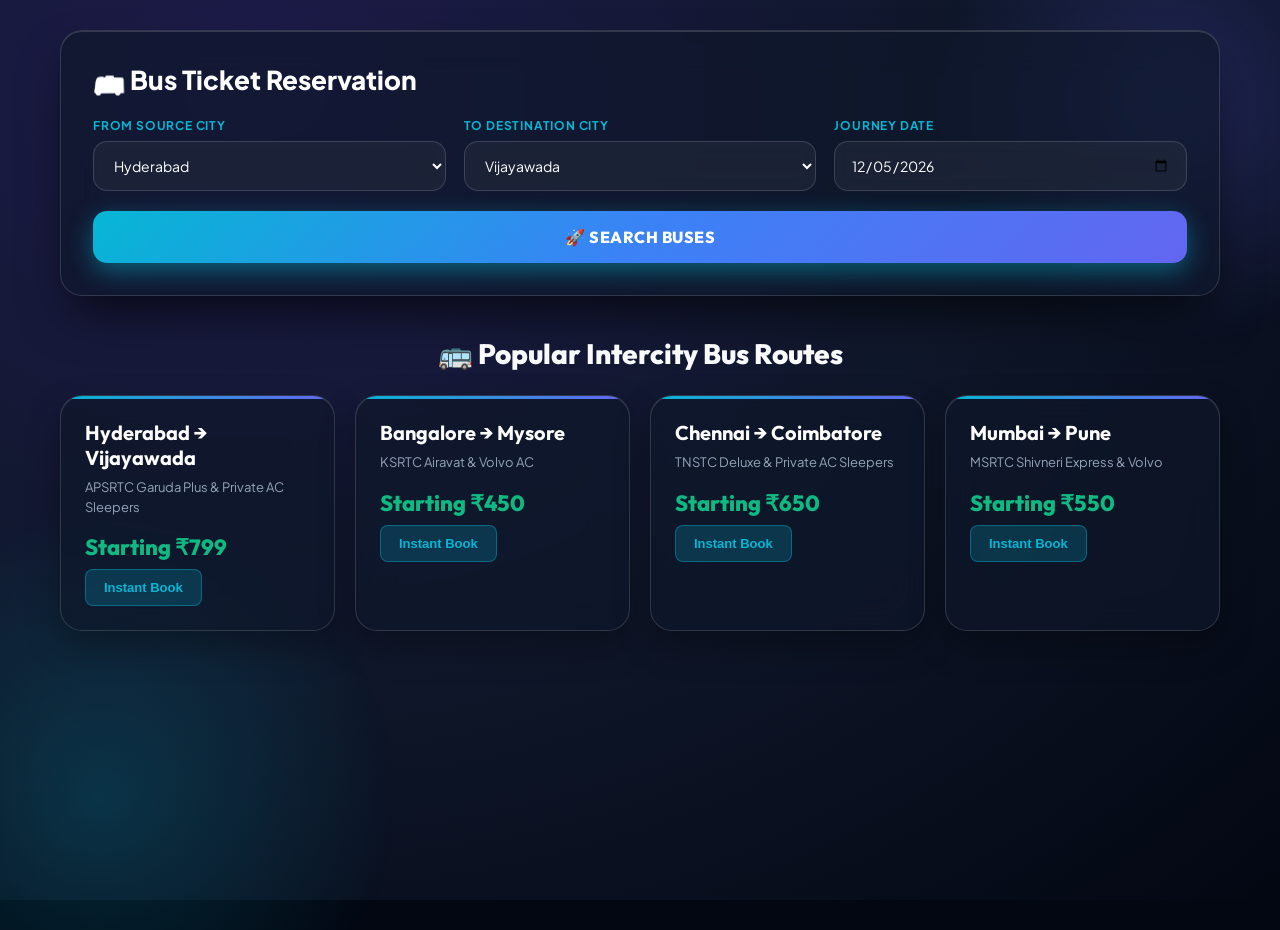
<file: bus.html>
<!DOCTYPE html>
<html lang="en">
<head>
  <meta charset="UTF-8">
  <meta name="viewport" content="width=device-width, initial-scale=1.0">
  <title>Book Bus Tickets | TicketEasy</title>
  <link rel="icon" href="logo.ico">
  <link rel="stylesheet" href="style.css?v=3.0">
</head>
<body style="padding-bottom: 60px;">

  <div class="booking-container">
    <div class="glass-card">
      <div class="search-title">🚌 Bus Ticket Reservation</div>
      
      <div class="row">
        <div class="field">
          <label>From Source City</label>
          <select id="fromCity">
            <option>Hyderabad</option>
            <option>Bengaluru</option>
            <option>Chennai</option>
            <option>Vijayawada</option>
            <option>Mumbai</option>
          </select>
        </div>

        <div class="field">
          <label>To Destination City</label>
          <select id="toCity">
            <option>Vijayawada</option>
            <option>Bengaluru</option>
            <option>Chennai</option>
            <option>Coimbatore</option>
            <option>Mumbai</option>
            <option>Mysore</option>
            <option>Pune</option>
          </select>
        </div>

        <div class="field">
          <label>Journey Date</label>
          <input type="date" id="journeyDate">
        </div>
      </div>

      <button class="search-btn" onclick="searchBuses()">🚀 SEARCH BUSES</button>
    </div>
  </div>

  <div class="offers-section">
    <h2>🚌 Popular Intercity Bus Routes</h2>
    
    <div class="offers-container">
      
      <div class="offer-card">
        <h3>Hyderabad → Vijayawada</h3>
        <p>APSRTC Garuda Plus & Private AC Sleepers</p>
        <div class="price-tag">Starting ₹799</div>
        <button onclick="openBookingModal({title:'APSRTC Garuda Plus', type:'bus', route:'Hyderabad → Vijayawada', price:799})">Instant Book</button>
      </div>

      <div class="offer-card">
        <h3>Bangalore → Mysore</h3>
        <p>KSRTC Airavat & Volvo AC</p>
        <div class="price-tag">Starting ₹450</div>
        <button onclick="openBookingModal({title:'KSRTC Airavat Volvo', type:'bus', route:'Bengaluru → Mysore', price:450})">Instant Book</button>
      </div>

      <div class="offer-card">
        <h3>Chennai → Coimbatore</h3>
        <p>TNSTC Deluxe & Private AC Sleepers</p>
        <div class="price-tag">Starting ₹650</div>
        <button onclick="openBookingModal({title:'Parveen AC Sleeper', type:'bus', route:'Chennai → Coimbatore', price:650})">Instant Book</button>
      </div>

      <div class="offer-card">
        <h3>Mumbai → Pune</h3>
        <p>MSRTC Shivneri Express & Volvo</p>
        <div class="price-tag">Starting ₹550</div>
        <button onclick="openBookingModal({title:'MSRTC Shivneri Express', type:'bus', route:'Mumbai → Pune', price:550})">Instant Book</button>
      </div>

    </div>
  </div>

  <script src="booking-modal.js?v=3.0"></script>
  <script>
    const tomorrow = new Date();
    tomorrow.setDate(tomorrow.getDate() + 1);
    document.getElementById("journeyDate").value = tomorrow.toISOString().split('T')[0];

    function searchBuses() {
      const from = document.getElementById("fromCity").value;
      const to = document.getElementById("toCity").value;
      const date = document.getElementById("journeyDate").value;
      window.location.href = `busticket.html?from=${encodeURIComponent(from)}&to=${encodeURIComponent(to)}&date=${date}`;
    }
  </script>
</body>
</html>
</file>
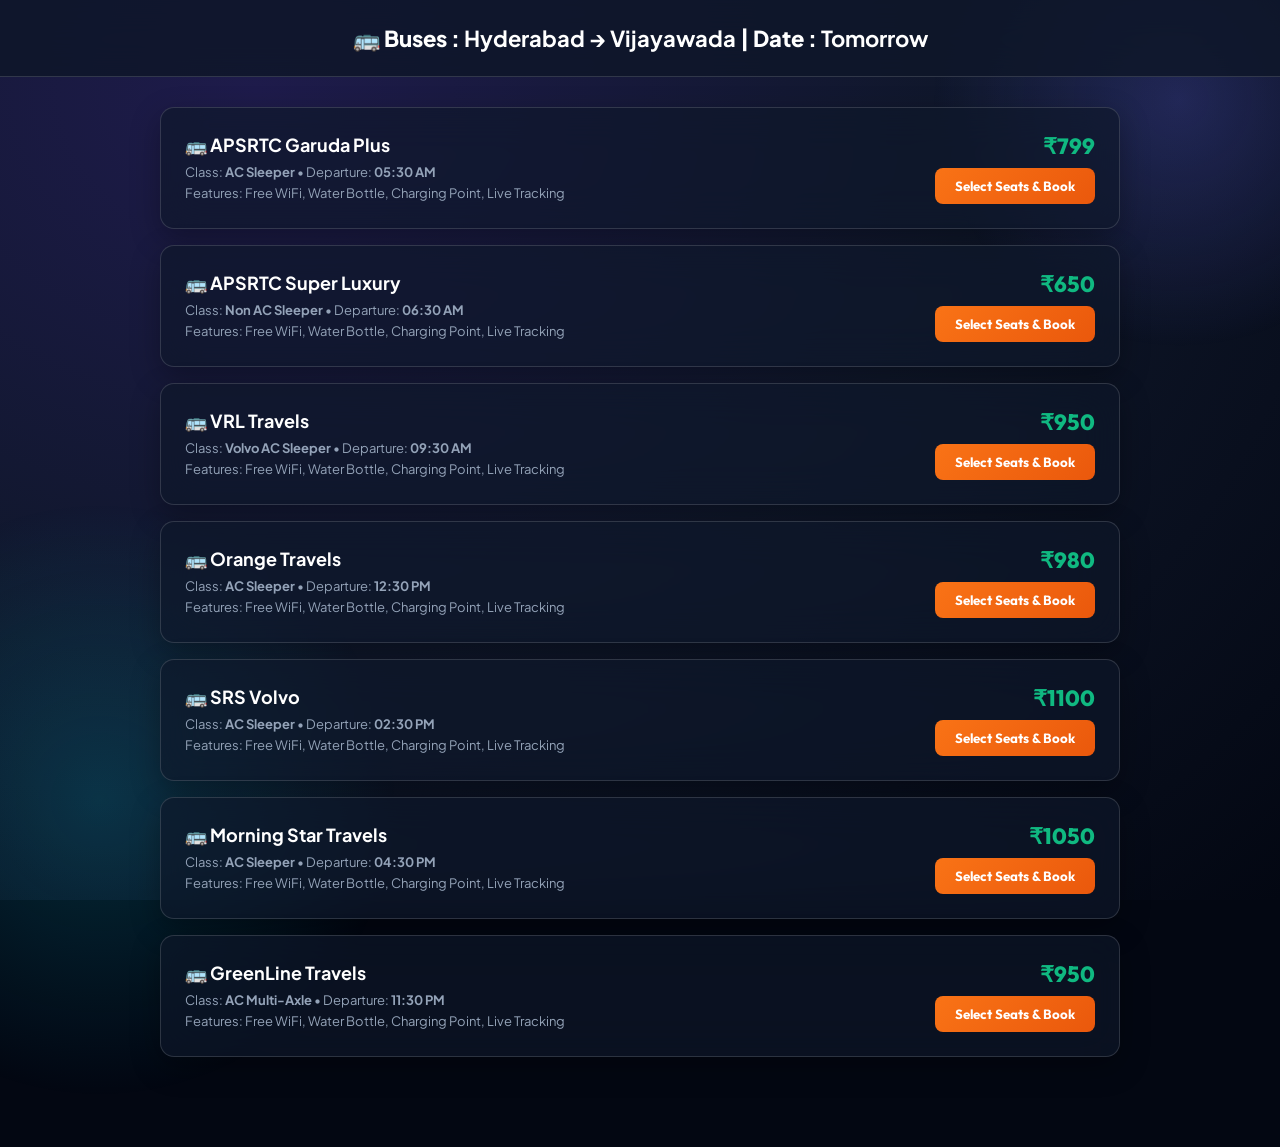
<file: busticket.html>
<!DOCTYPE html>
<html lang="en">
<head>
  <meta charset="UTF-8">
  <meta name="viewport" content="width=device-width, initial-scale=1.0">
  <title>Bus Ticket Results | TicketEasy</title>
  <link rel="icon" href="logo.ico">
  <link rel="stylesheet" href="style.css?v=3.0">
</head>
<body style="padding-bottom:60px;">

  <div class="route-header" id="routeTitle">
    Searching buses...
  </div>

  <div class="results-container" id="busContainer"></div>

  <script src="booking-modal.js?v=3.0"></script>
  <script>
    const params = new URLSearchParams(window.location.search);
    let from = params.get("from") || "Hyderabad";
    let to = params.get("to") || "Vijayawada";
    let date = params.get("date") || "Tomorrow";

    document.getElementById("routeTitle").innerHTML = `🚌 Buses : <b>${from} → ${to}</b> | Date : <b>${date}</b>`;

    const buses = [
      { name: "APSRTC Garuda Plus", type: "AC Sleeper", time: "05:30 AM", price: 799 },
      { name: "APSRTC Super Luxury", type: "Non AC Sleeper", time: "06:30 AM", price: 650 },
      { name: "VRL Travels", type: "Volvo AC Sleeper", time: "09:30 AM", price: 950 },
      { name: "Orange Travels", type: "AC Sleeper", time: "12:30 PM", price: 980 },
      { name: "SRS Volvo", type: "AC Sleeper", time: "02:30 PM", price: 1100 },
      { name: "Morning Star Travels", type: "AC Sleeper", time: "04:30 PM", price: 1050 },
      { name: "GreenLine Travels", type: "AC Multi-Axle", time: "11:30 PM", price: 950 }
    ];

    const container = document.getElementById("busContainer");

    buses.forEach(b => {
      const card = document.createElement("div");
      card.className = "result-card";
      card.innerHTML = `
        <div>
          <div class="bus-name">🚌 ${b.name}</div>
          <div class="result-details">
            Class: <b>${b.type}</b> • Departure: <b>${b.time}</b><br>
            Features: Free WiFi, Water Bottle, Charging Point, Live Tracking
          </div>
        </div>
        <div style="text-align:right;">
          <div class="price-tag">₹${b.price}</div>
          <button class="book-btn" onclick='triggerBooking("${b.name}", "${b.type}", ${b.price})'>Select Seats & Book</button>
        </div>`;
      container.appendChild(card);
    });

    function triggerBooking(busName, busType, price) {
      openBookingModal({
        title: busName,
        type: "bus",
        subtitle: `${busType} (${from} → ${to})`,
        route: `${from} → ${to}`,
        date: date,
        price: price
      });
    }
  </script>
</body>
</html>
</file>
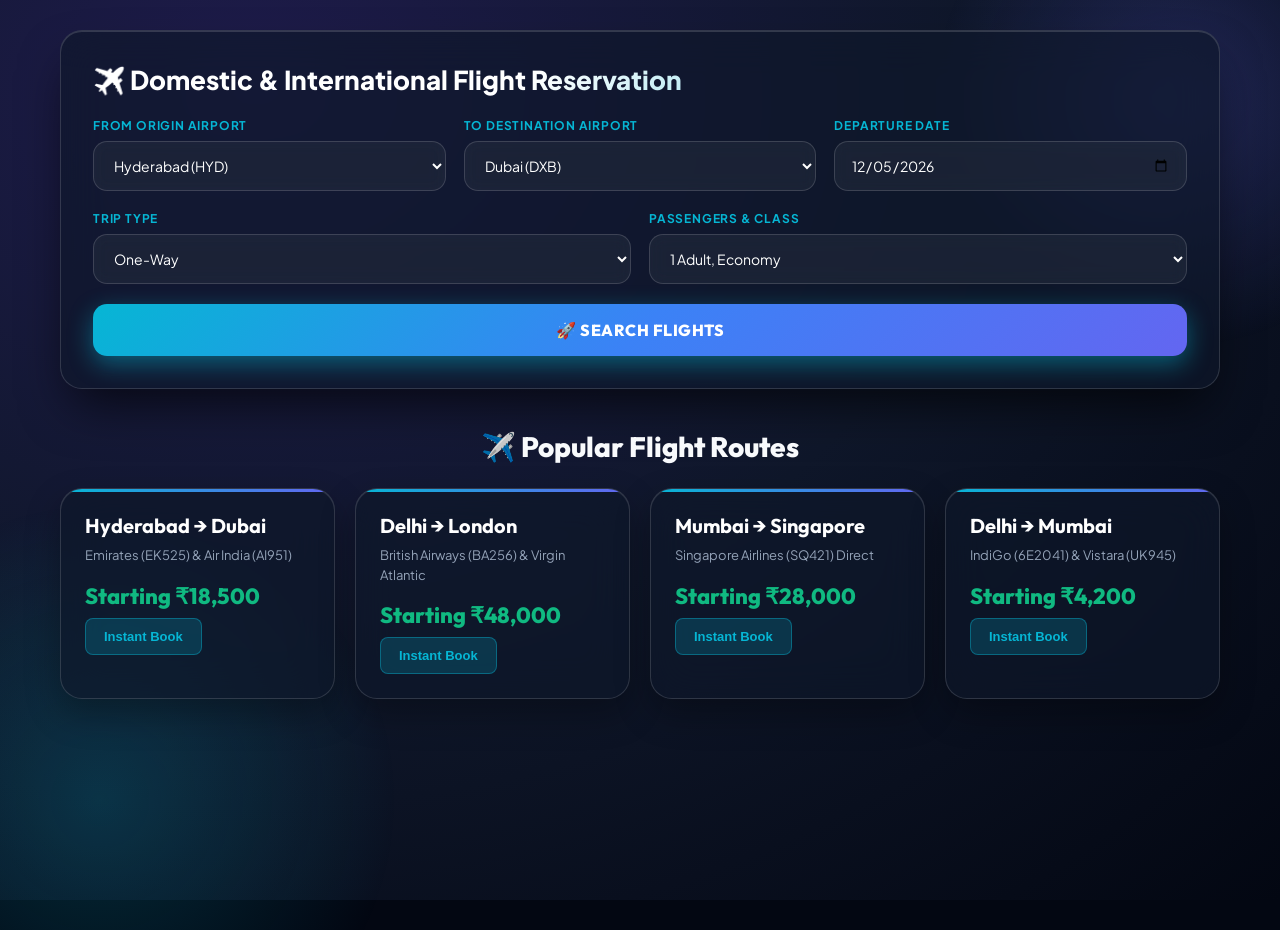
<file: flight.html>
<!DOCTYPE html>
<html lang="en">
<head>
  <meta charset="UTF-8">
  <meta name="viewport" content="width=device-width, initial-scale=1.0">
  <title>Book Flight Tickets | TicketEasy</title>
  <link rel="icon" href="logo.ico">
  <link rel="stylesheet" href="style.css?v=3.0">
</head>
<body style="padding-bottom: 60px;">

  <div class="booking-container">
    <div class="glass-card">
      <div class="search-title">✈️ Domestic & International Flight Reservation</div>
      
      <div class="row">
        <div class="field">
          <label>From Origin Airport</label>
          <select id="fromCity">
            <optgroup label="India">
              <option>Hyderabad (HYD)</option>
              <option>Delhi (DEL)</option>
              <option>Mumbai (BOM)</option>
              <option>Bengaluru (BLR)</option>
              <option>Chennai (MAA)</option>
            </optgroup>
            <optgroup label="International">
              <option>Dubai (DXB)</option>
              <option>London (LHR)</option>
              <option>Singapore (SIN)</option>
            </optgroup>
          </select>
        </div>

        <div class="field">
          <label>To Destination Airport</label>
          <select id="toCity">
            <optgroup label="International">
              <option>Dubai (DXB)</option>
              <option>London (LHR)</option>
              <option>Singapore (SIN)</option>
            </optgroup>
            <optgroup label="India">
              <option>Delhi (DEL)</option>
              <option>Mumbai (BOM)</option>
              <option>Hyderabad (HYD)</option>
              <option>Bengaluru (BLR)</option>
            </optgroup>
          </select>
        </div>

        <div class="field">
          <label>Departure Date</label>
          <input type="date" id="departDate">
        </div>
      </div>

      <div class="row">
        <div class="field">
          <label>Trip Type</label>
          <select id="tripType" onchange="toggleReturnDate()">
            <option value="oneway">One-Way</option>
            <option value="roundtrip">Round-Trip</option>
          </select>
        </div>

        <div class="field" id="returnBox" style="display:none;">
          <label>Return Date</label>
          <input type="date" id="returnDate">
        </div>

        <div class="field">
          <label>Passengers & Class</label>
          <select id="travellers">
            <option>1 Adult, Economy</option>
            <option>2 Adults, Economy</option>
            <option>1 Adult, Business Class</option>
            <option>Family (2 Adults, 2 Kids)</option>
          </select>
        </div>
      </div>

      <button class="search-btn" onclick="searchFlights()">🚀 SEARCH FLIGHTS</button>
    </div>
  </div>

  <div class="offers-section">
    <h2>✈️ Popular Flight Routes</h2>
    <div class="offers-container">
      
      <div class="offer-card">
        <h3>Hyderabad → Dubai</h3>
        <p>Emirates (EK525) & Air India (AI951)</p>
        <div class="price-tag">Starting ₹18,500</div>
        <button onclick="openBookingModal({title:'Emirates (EK525)', type:'flight', route:'Hyderabad → Dubai', price:18500})">Instant Book</button>
      </div>

      <div class="offer-card">
        <h3>Delhi → London</h3>
        <p>British Airways (BA256) & Virgin Atlantic</p>
        <div class="price-tag">Starting ₹48,000</div>
        <button onclick="openBookingModal({title:'British Airways (BA256)', type:'flight', route:'Delhi → London', price:48000})">Instant Book</button>
      </div>

      <div class="offer-card">
        <h3>Mumbai → Singapore</h3>
        <p>Singapore Airlines (SQ421) Direct</p>
        <div class="price-tag">Starting ₹28,000</div>
        <button onclick="openBookingModal({title:'Singapore Airlines (SQ421)', type:'flight', route:'Mumbai → Singapore', price:28000})">Instant Book</button>
      </div>

      <div class="offer-card">
        <h3>Delhi → Mumbai</h3>
        <p>IndiGo (6E2041) & Vistara (UK945)</p>
        <div class="price-tag">Starting ₹4,200</div>
        <button onclick="openBookingModal({title:'Vistara (UK945)', type:'flight', route:'Delhi → Mumbai', price:4200})">Instant Book</button>
      </div>

    </div>
  </div>

  <script src="booking-modal.js?v=3.0"></script>
  <script>
    const tomorrow = new Date();
    tomorrow.setDate(tomorrow.getDate() + 1);
    document.getElementById("departDate").value = tomorrow.toISOString().split('T')[0];

    function toggleReturnDate() {
      const type = document.getElementById("tripType").value;
      const box = document.getElementById("returnBox");
      if (type === "roundtrip") {
        box.style.display = "block";
        const retDay = new Date();
        retDay.setDate(retDay.getDate() + 5);
        document.getElementById("returnDate").value = retDay.toISOString().split('T')[0];
      } else {
        box.style.display = "none";
      }
    }

    function searchFlights() {
      const from = document.getElementById("fromCity").value;
      const to = document.getElementById("toCity").value;
      const depart = document.getElementById("departDate").value;
      const ret = document.getElementById("returnDate")?.value || "";
      const travellers = document.getElementById("travellers").value;
      window.location.href = `flightticket.html?from=${encodeURIComponent(from)}&to=${encodeURIComponent(to)}&depart=${depart}&return=${ret}&travellers=${encodeURIComponent(travellers)}`;
    }
  </script>
</body>
</html>
</file>
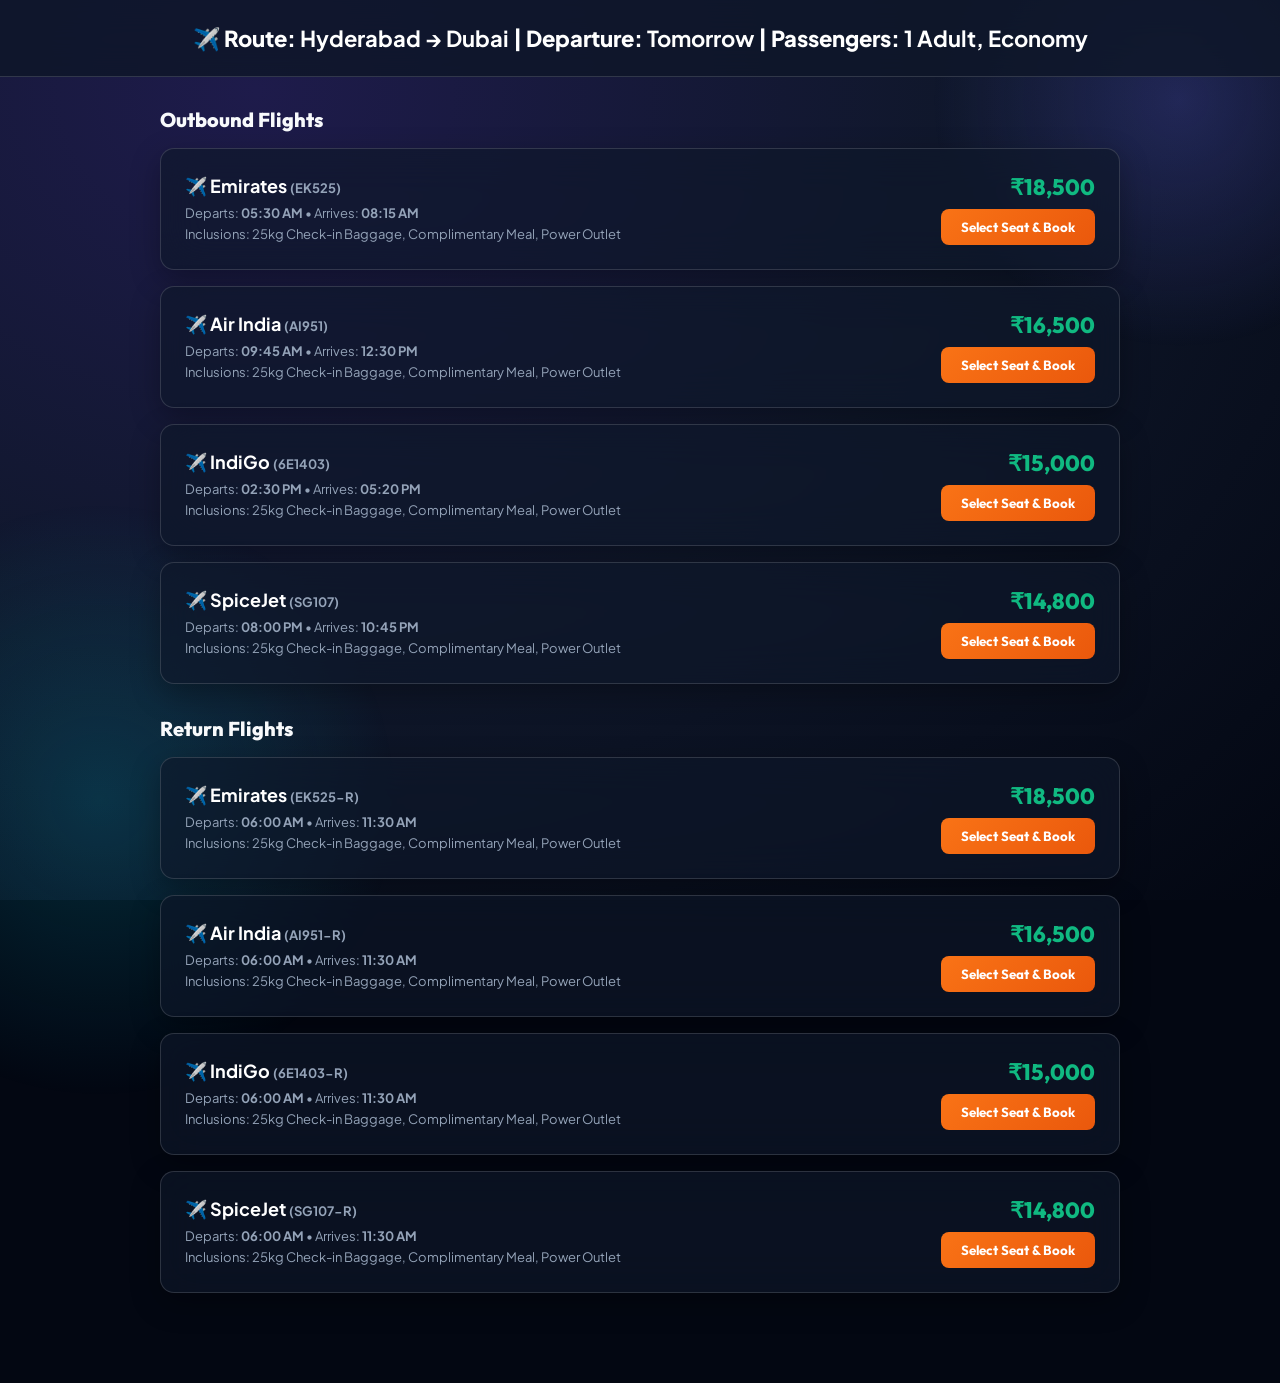
<file: flightticket.html>
<!DOCTYPE html>
<html lang="en">
<head>
  <meta charset="UTF-8">
  <meta name="viewport" content="width=device-width, initial-scale=1.0">
  <title>Flight Search Results | TicketEasy</title>
  <link rel="icon" href="logo.ico">
  <link rel="stylesheet" href="style.css?v=3.0">
</head>
<body style="padding-bottom: 60px;">

  <div class="route-header" id="routeHeader">
    Searching flights...
  </div>

  <div class="results-container">
    <h3 style="margin-bottom:16px; font-weight:800; font-size:20px;">Outbound Flights</h3>
    <div id="goingFlights"></div>

    <h3 style="margin-top:32px; margin-bottom:16px; font-weight:800; font-size:20px;">Return Flights</h3>
    <div id="returnFlights"></div>
  </div>

  <script src="booking-modal.js?v=3.0"></script>
  <script>
    const params = new URLSearchParams(window.location.search);
    let from = params.get("from") || "Hyderabad";
    let to = params.get("to") || "Dubai";
    let depart = params.get("depart") || "Tomorrow";
    let travellers = params.get("travellers") || "1 Adult, Economy";

    document.getElementById("routeHeader").innerHTML = `✈️ Route: <b>${from} → ${to}</b> | Departure: <b>${depart}</b> | Passengers: <b>${travellers}</b>`;

    const flights = [
      { name: "Emirates", number: "EK525", departure: "05:30 AM", arrival: "08:15 AM", price: 18500 },
      { name: "Air India", number: "AI951", departure: "09:45 AM", arrival: "12:30 PM", price: 16500 },
      { name: "IndiGo", number: "6E1403", departure: "02:30 PM", arrival: "05:20 PM", price: 15000 },
      { name: "SpiceJet", number: "SG107", departure: "08:00 PM", arrival: "10:45 PM", price: 14800 }
    ];

    function renderFlightList(list, containerId) {
      const container = document.getElementById(containerId);
      list.forEach(f => {
        const card = document.createElement("div");
        card.className = "result-card";
        card.innerHTML = `
          <div>
            <div class="flight-name">✈️ ${f.name} <span style="font-size:13px; color:var(--text-muted);">(${f.number})</span></div>
            <div class="result-details">
              Departs: <b>${f.departure}</b> • Arrives: <b>${f.arrival}</b><br>
              Inclusions: 25kg Check-in Baggage, Complimentary Meal, Power Outlet
            </div>
          </div>
          <div style="text-align:right;">
            <div class="price-tag">₹${f.price.toLocaleString('en-IN')}</div>
            <button class="book-btn" onclick='triggerFlightBooking("${f.name}", "${f.number}", ${f.price})'>Select Seat & Book</button>
          </div>`;
        container.appendChild(card);
      });
    }

    renderFlightList(flights, "goingFlights");
    renderFlightList(flights.map(f => ({...f, number: f.number + "-R", departure: "06:00 AM", arrival: "11:30 AM"})), "returnFlights");

    function triggerFlightBooking(name, number, price) {
      openBookingModal({
        title: `${name} (${number})`,
        type: "flight",
        subtitle: `${from} → ${to}`,
        route: `${from} → ${to}`,
        date: depart,
        price: price
      });
    }
  </script>
</body>
</html>
</file>
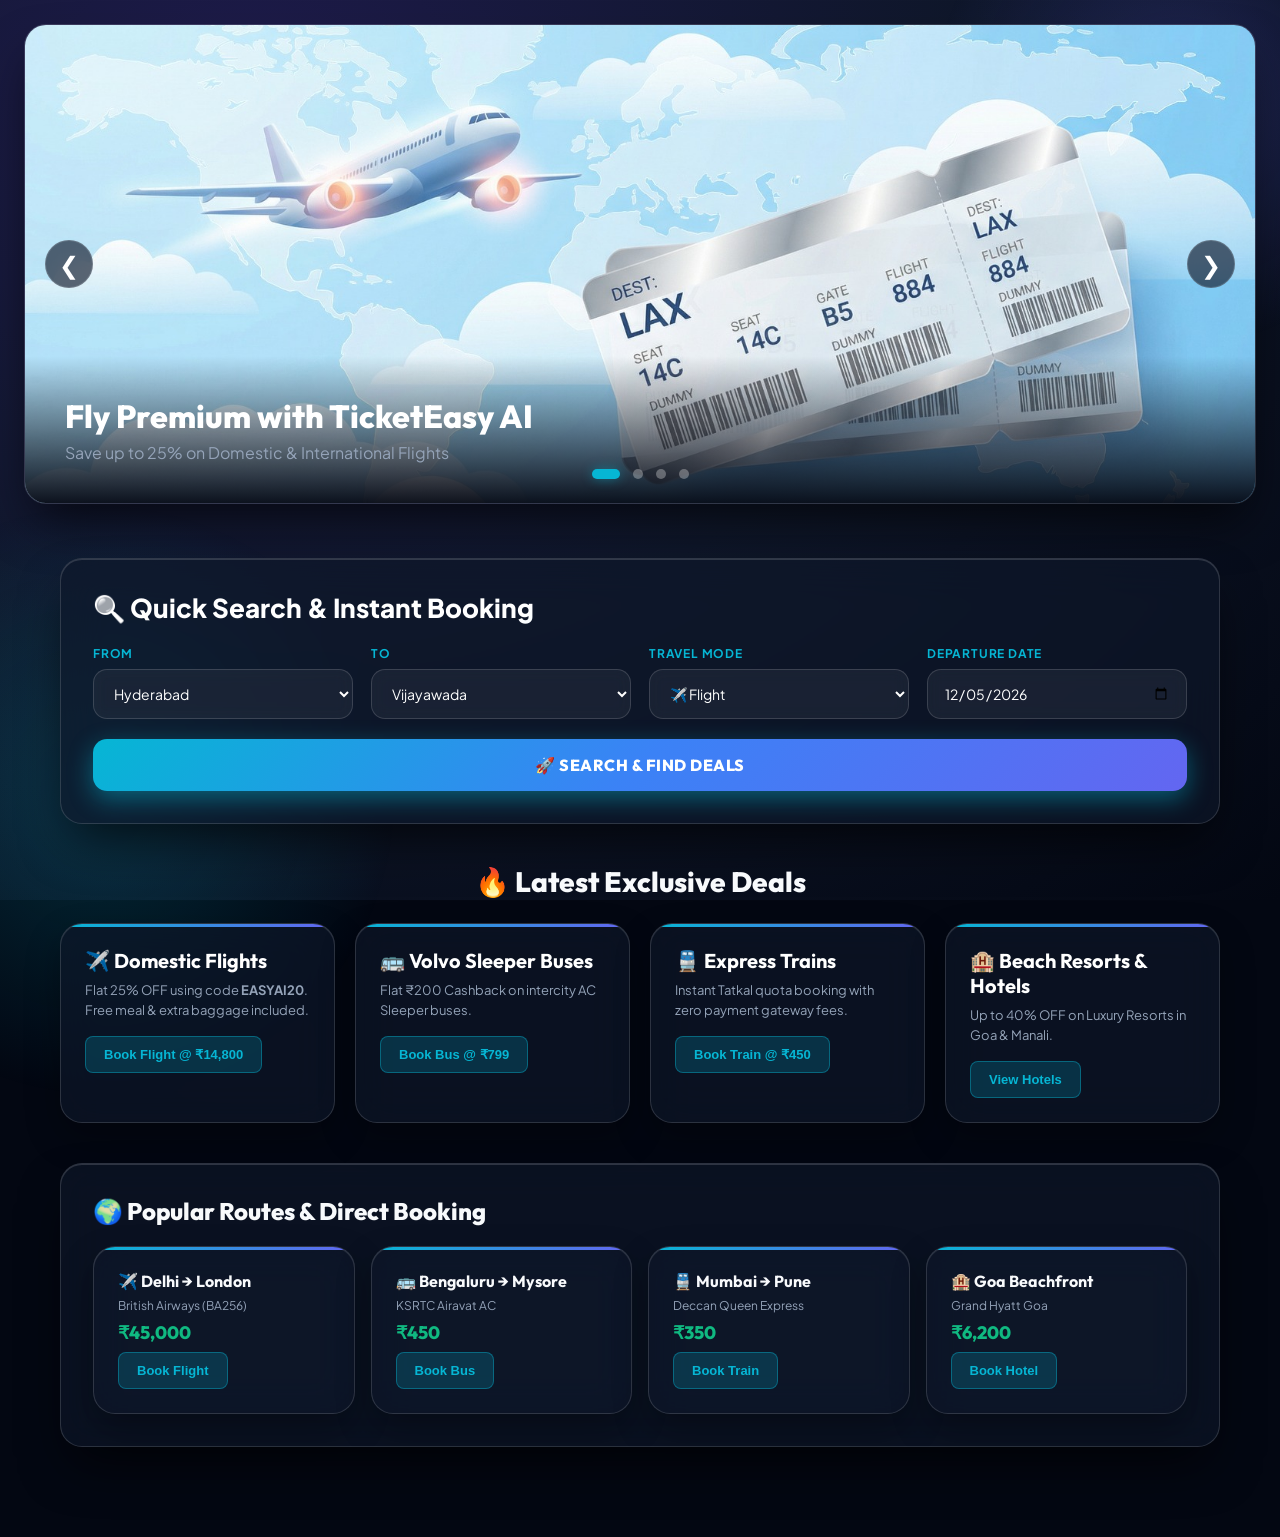
<file: home.html>
<!DOCTYPE html>
<html lang="en">
<head>
  <meta charset="UTF-8">
  <meta name="viewport" content="width=device-width, initial-scale=1.0">
  <title>TicketEasy | Home</title>
  <link rel="icon" href="logo.ico">
  <link rel="stylesheet" href="style.css?v=3.0">
</head>
<body style="padding-bottom: 60px;">

  <!-- HERO SLIDESHOW -->
  <div class="slideshow-wrapper">
    <div class="slideshow">
      <div class="slides" id="slides">
        <a href="flight.html">
          <img src="flight.jpeg" alt="Flights">
          <div class="slide-caption">
            <h2>Fly Premium with TicketEasy AI</h2>
            <p>Save up to 25% on Domestic & International Flights</p>
          </div>
        </a>
        <a href="bus.html">
          <img src="bus.jpeg" alt="Bus">
          <div class="slide-caption">
            <h2>Luxury AC Sleeper Buses</h2>
            <p>Book Sleeper & Volvo bus seats with live tracking</p>
          </div>
        </a>
        <a href="trains.html">
          <img src="train.jpeg" alt="Trains">
          <div class="slide-caption">
            <h2>Express & Rajdhani Train Tickets</h2>
            <p>Instant Tatkal & General quota booking with 0 fees</p>
          </div>
        </a>
        <a href="hotel.html">
          <img src="hotel.jpeg" alt="Hotels">
          <div class="slide-caption">
            <h2>Luxury Hotel Stays</h2>
            <p>Get up to 40% OFF on 5-Star Hotels & Resorts</p>
          </div>
        </a>
      </div>

      <div class="arrow prev" onclick="prevSlide()">❮</div>
      <div class="arrow next" onclick="nextSlide()">❯</div>

      <div class="dots">
        <span class="dot active" onclick="goToSlide(0)"></span>
        <span class="dot" onclick="goToSlide(1)"></span>
        <span class="dot" onclick="goToSlide(2)"></span>
        <span class="dot" onclick="goToSlide(3)"></span>
      </div>
    </div>
  </div>

  <!-- QUICK SEARCH CONTAINER -->
  <div class="booking-container">
    <div class="glass-card">
      <div class="search-title">🔍 Quick Search & Instant Booking</div>
      <div class="row">
        <div class="field">
          <label>From</label>
          <select id="quickFrom">
            <option>Hyderabad</option>
            <option>Delhi</option>
            <option>Mumbai</option>
            <option>Bengaluru</option>
            <option>Chennai</option>
          </select>
        </div>
        <div class="field">
          <label>To</label>
          <select id="quickTo">
            <option>Vijayawada</option>
            <option>Dubai</option>
            <option>London</option>
            <option>Goa</option>
            <option>Mysore</option>
          </select>
        </div>
        <div class="field">
          <label>Travel Mode</label>
          <select id="quickMode">
            <option value="flight">✈️ Flight</option>
            <option value="bus">🚌 Bus</option>
            <option value="train">🚆 Train</option>
            <option value="hotel">🏨 Hotel</option>
          </select>
        </div>
        <div class="field">
          <label>Departure Date</label>
          <input type="date" id="quickDate">
        </div>
      </div>
      <button class="search-btn" onclick="executeQuickSearch()">🚀 SEARCH & FIND DEALS</button>
    </div>
  </div>

  <!-- OFFERS SECTION -->
  <div class="offers-section">
    <h2>🔥 Latest Exclusive Deals</h2>
    <div class="offers-container">
      
      <div class="offer-card">
        <h3>✈️ Domestic Flights</h3>
        <p>Flat 25% OFF using code <b>EASYAI20</b>. Free meal & extra baggage included.</p>
        <button onclick="openBookingModal({title:'Air India Special Deal', type:'flight', route:'Hyderabad → Dubai', price:14800})">Book Flight @ ₹14,800</button>
      </div>

      <div class="offer-card">
        <h3>🚌 Volvo Sleeper Buses</h3>
        <p>Flat ₹200 Cashback on intercity AC Sleeper buses.</p>
        <button onclick="openBookingModal({title:'APSRTC Garuda Plus', type:'bus', route:'Hyderabad → Vijayawada', price:799})">Book Bus @ ₹799</button>
      </div>

      <div class="offer-card">
        <h3>🚆 Express Trains</h3>
        <p>Instant Tatkal quota booking with zero payment gateway fees.</p>
        <button onclick="openBookingModal({title:'Krishna Express (17405)', type:'train', route:'Secunderabad → Vijayawada', price:450})">Book Train @ ₹450</button>
      </div>

      <div class="offer-card">
        <h3>🏨 Beach Resorts & Hotels</h3>
        <p>Up to 40% OFF on Luxury Resorts in Goa & Manali.</p>
        <button onclick="openBookingModal({title:'Taj Exotica Goa Resort', type:'hotel', route:'Goa Beachfront', price:4500})">View Hotels</button>
      </div>

    </div>
  </div>

  <!-- POPULAR ROUTES SECTION -->
  <div class="booking-container">
    <div class="glass-card">
      <h2 style="font-size:24px; margin-bottom:20px; font-weight:800;">🌍 Popular Routes & Direct Booking</h2>
      <div style="display:grid; grid-template-columns:repeat(auto-fit, minmax(220px, 1fr)); gap:16px;">
        
        <div class="offer-card">
          <h4>✈️ Delhi → London</h4>
          <p style="font-size:12px; margin:6px 0;">British Airways (BA256)</p>
          <div class="price-tag" style="font-size:18px;">₹45,000</div>
          <button onclick="openBookingModal({title:'British Airways Delhi-London', type:'flight', route:'Delhi → London', price:45000})">Book Flight</button>
        </div>

        <div class="offer-card">
          <h4>🚌 Bengaluru → Mysore</h4>
          <p style="font-size:12px; margin:6px 0;">KSRTC Airavat AC</p>
          <div class="price-tag" style="font-size:18px;">₹450</div>
          <button onclick="openBookingModal({title:'KSRTC Airavat Mysore', type:'bus', route:'Bengaluru → Mysore', price:450})">Book Bus</button>
        </div>

        <div class="offer-card">
          <h4>🚆 Mumbai → Pune</h4>
          <p style="font-size:12px; margin:6px 0;">Deccan Queen Express</p>
          <div class="price-tag" style="font-size:18px;">₹350</div>
          <button onclick="openBookingModal({title:'Deccan Queen Mumbai-Pune', type:'train', route:'Mumbai → Pune', price:350})">Book Train</button>
        </div>

        <div class="offer-card">
          <h4>🏨 Goa Beachfront</h4>
          <p style="font-size:12px; margin:6px 0;">Grand Hyatt Goa</p>
          <div class="price-tag" style="font-size:18px;">₹6,200</div>
          <button onclick="openBookingModal({title:'Grand Hyatt Goa', type:'hotel', route:'Goa Beachfront', price:6200})">Book Hotel</button>
        </div>

      </div>
    </div>
  </div>

  <script src="booking-modal.js?v=3.0"></script>
  <script>
    const tomorrow = new Date();
    tomorrow.setDate(tomorrow.getDate() + 1);
    document.getElementById("quickDate").value = tomorrow.toISOString().split('T')[0];

    const slides = document.getElementById("slides");
    const dots = document.querySelectorAll(".dot");
    const totalSlides = 4;
    let index = 0;

    function showSlide() {
      slides.style.transform = "translateX(-" + index * 100 + "%)";
      dots.forEach(d => d.classList.remove("active"));
      if(dots[index]) dots[index].classList.add("active");
    }

    function nextSlide() { index = (index + 1) % totalSlides; showSlide(); }
    function prevSlide() { index = (index - 1 + totalSlides) % totalSlides; showSlide(); }
    function goToSlide(i) { index = i; showSlide(); }

    setInterval(nextSlide, 3500);

    function executeQuickSearch() {
      const mode = document.getElementById("quickMode").value;
      const from = document.getElementById("quickFrom").value;
      const to = document.getElementById("quickTo").value;
      const date = document.getElementById("quickDate").value;

      if (mode === "flight") window.location.href = `flightticket.html?from=${encodeURIComponent(from)}&to=${encodeURIComponent(to)}&date=${date}`;
      if (mode === "bus") window.location.href = `busticket.html?from=${encodeURIComponent(from)}&to=${encodeURIComponent(to)}&date=${date}`;
      if (mode === "train") window.location.href = `traintickets.html?from=${encodeURIComponent(from)}&to=${encodeURIComponent(to)}&date=${date}`;
      if (mode === "hotel") window.location.href = `hotel.html?destination=${encodeURIComponent(to)}`;
    }
  </script>
</body>
</html>
</file>
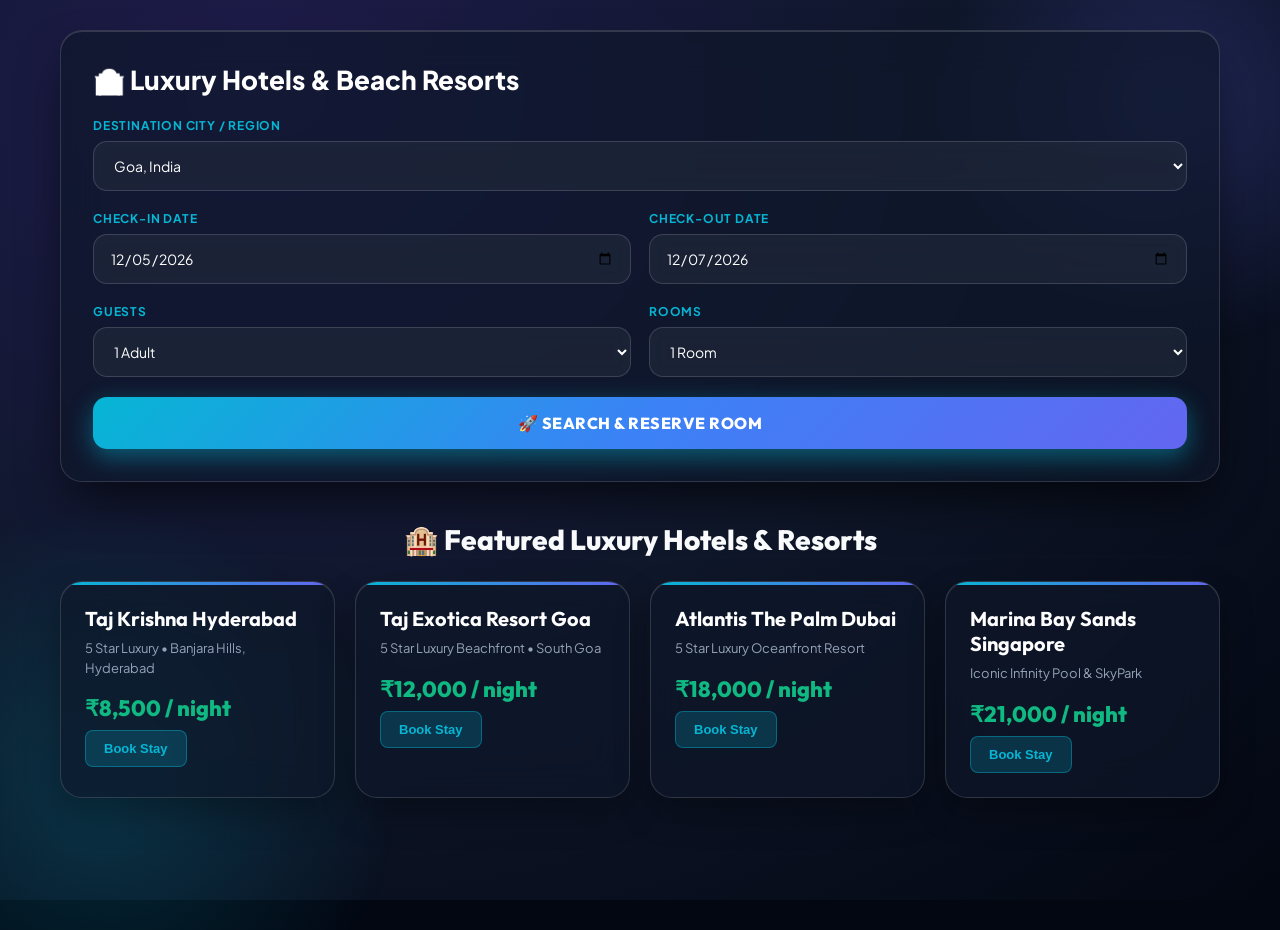
<file: hotel.html>
<!DOCTYPE html>
<html lang="en">
<head>
  <meta charset="UTF-8">
  <meta name="viewport" content="width=device-width, initial-scale=1.0">
  <title>Book Hotels & Resorts | TicketEasy</title>
  <link rel="icon" href="logo.ico">
  <link rel="stylesheet" href="style.css?v=3.0">
</head>
<body style="padding-bottom: 60px;">

  <div class="booking-container">
    <div class="glass-card">
      <div class="search-title">🏨 Luxury Hotels & Beach Resorts</div>
      
      <div class="row">
        <div class="field">
          <label>Destination City / Region</label>
          <select id="destination">
            <option>Goa, India</option>
            <option>Hyderabad, India</option>
            <option>Delhi, India</option>
            <option>Mumbai, India</option>
            <option>Dubai, UAE</option>
            <option>Singapore</option>
            <option>Bangkok, Thailand</option>
          </select>
        </div>
      </div>

      <div class="row">
        <div class="field">
          <label>Check-in Date</label>
          <input type="date" id="checkin">
        </div>

        <div class="field">
          <label>Check-out Date</label>
          <input type="date" id="checkout">
        </div>
      </div>

      <div class="row">
        <div class="field">
          <label>Guests</label>
          <select id="guests">
            <option>1 Adult</option>
            <option>2 Adults</option>
            <option>3 Adults</option>
            <option>Family (2 Adults, 2 Kids)</option>
          </select>
        </div>

        <div class="field">
          <label>Rooms</label>
          <select id="rooms">
            <option>1 Room</option>
            <option>2 Rooms</option>
            <option>3 Rooms</option>
          </select>
        </div>
      </div>

      <button class="search-btn" onclick="openHotelBooking()">🚀 SEARCH & RESERVE ROOM</button>
    </div>
  </div>

  <!-- TOP HOTEL STAYS -->
  <div class="offers-section">
    <h2>🏨 Featured Luxury Hotels & Resorts</h2>
    <div class="offers-container">
      
      <div class="offer-card">
        <h3>Taj Krishna Hyderabad</h3>
        <p>5 Star Luxury • Banjara Hills, Hyderabad</p>
        <div class="price-tag">₹8,500 / night</div>
        <button onclick="openBookingModal({title:'Taj Krishna Hyderabad', type:'hotel', route:'Hyderabad, India', price:8500})">Book Stay</button>
      </div>

      <div class="offer-card">
        <h3>Taj Exotica Resort Goa</h3>
        <p>5 Star Luxury Beachfront • South Goa</p>
        <div class="price-tag">₹12,000 / night</div>
        <button onclick="openBookingModal({title:'Taj Exotica Goa Resort', type:'hotel', route:'Goa Beachfront', price:12000})">Book Stay</button>
      </div>

      <div class="offer-card">
        <h3>Atlantis The Palm Dubai</h3>
        <p>5 Star Luxury Oceanfront Resort</p>
        <div class="price-tag">₹18,000 / night</div>
        <button onclick="openBookingModal({title:'Atlantis The Palm Dubai', type:'hotel', route:'Dubai, UAE', price:18000})">Book Stay</button>
      </div>

      <div class="offer-card">
        <h3>Marina Bay Sands Singapore</h3>
        <p>Iconic Infinity Pool & SkyPark</p>
        <div class="price-tag">₹21,000 / night</div>
        <button onclick="openBookingModal({title:'Marina Bay Sands Singapore', type:'hotel', route:'Singapore', price:21000})">Book Stay</button>
      </div>

    </div>
  </div>

  <script src="booking-modal.js?v=3.0"></script>
  <script>
    const tomorrow = new Date();
    tomorrow.setDate(tomorrow.getDate() + 1);
    const dayAfter = new Date();
    dayAfter.setDate(dayAfter.getDate() + 3);

    document.getElementById("checkin").value = tomorrow.toISOString().split('T')[0];
    document.getElementById("checkout").value = dayAfter.toISOString().split('T')[0];

    function openHotelBooking() {
      const dest = document.getElementById("destination").value;
      openBookingModal({
        title: `Hotel Booking (${dest})`,
        type: "hotel",
        subtitle: `Check-in: ${document.getElementById("checkin").value}`,
        route: dest,
        price: 5500
      });
    }
  </script>
</body>
</html>
</file>
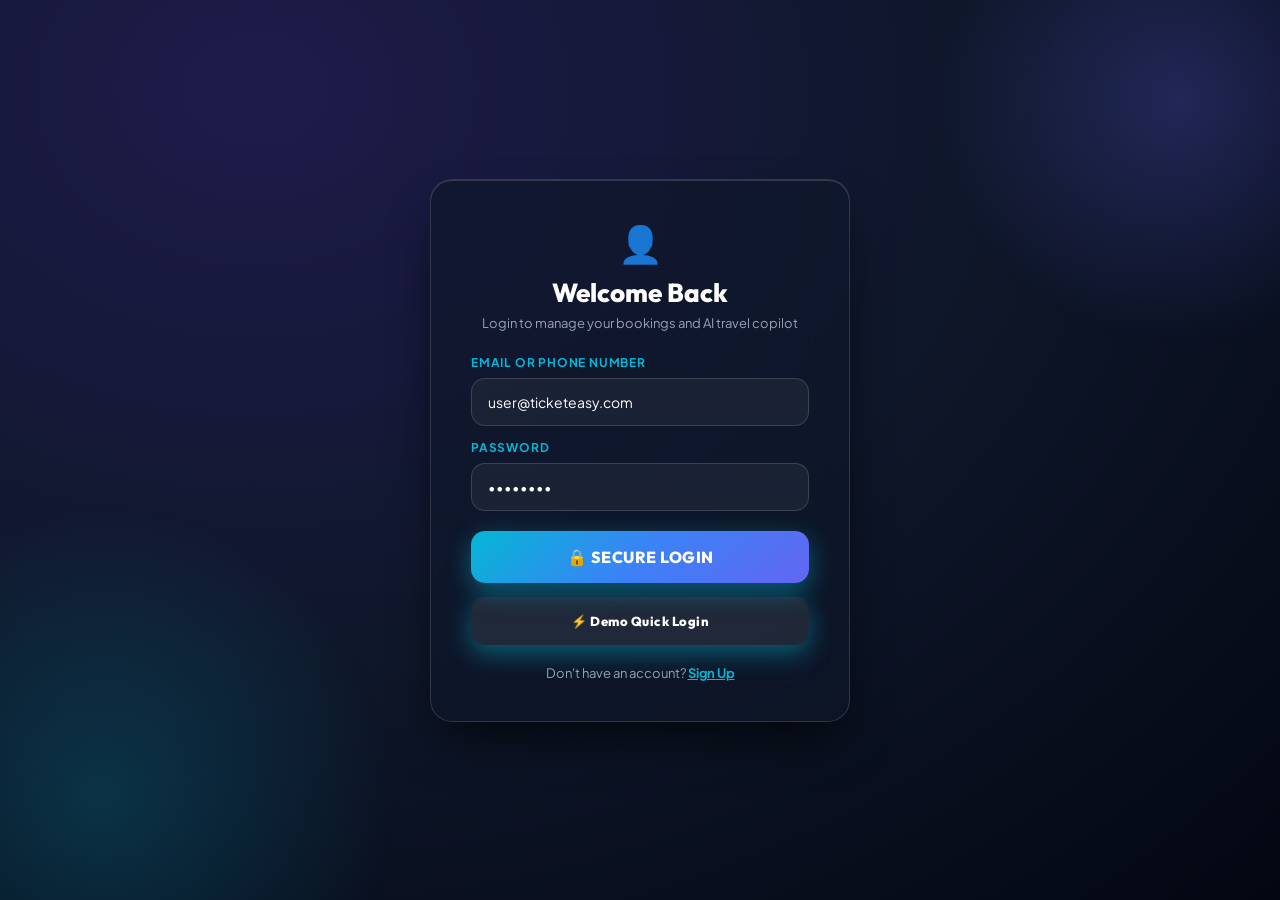
<file: login.html>
<!DOCTYPE html>
<html lang="en">
<head>
  <meta charset="UTF-8">
  <meta name="viewport" content="width=device-width, initial-scale=1.0">
  <title>Login | TicketEasy</title>
  <link rel="icon" href="logo.ico">
  <link rel="stylesheet" href="style.css?v=3.0">
</head>
<body style="display:flex; justify-content:center; align-items:center; min-height:100vh; padding:20px;">

  <div class="glass-card" style="width:420px; text-align:center; padding:40px;">
    <div style="font-size:36px; margin-bottom:10px;">👤</div>
    <h2 style="font-size:26px; font-weight:800; margin-bottom:6px; color:white;">Welcome Back</h2>
    <p style="color:var(--text-muted); font-size:13px; margin-bottom:24px;">Login to manage your bookings and AI travel copilot</p>

    <div style="text-align:left; margin-bottom:14px;">
      <label>Email or Phone Number</label>
      <input type="text" id="user" placeholder="Enter your email or phone" value="user@ticketeasy.com">
    </div>

    <div style="text-align:left; margin-bottom:20px;">
      <label>Password</label>
      <input type="password" id="password" placeholder="Enter your password" value="••••••••">
    </div>

    <button class="search-btn" style="margin-bottom:14px;" onclick="handleLogin()">🔒 SECURE LOGIN</button>
    <button class="action-btn" style="background:rgba(255,255,255,0.08); font-size:13px;" onclick="fillDemoAndLogin()">⚡ Demo Quick Login</button>

    <p style="margin-top:20px; font-size:13px; color:var(--text-muted);">
      Don't have an account? <a href="signup.html" style="color:var(--primary); font-weight:700;">Sign Up</a>
    </p>
  </div>

  <script src="booking-modal.js?v=3.0"></script>
  <script>
    function handleLogin() {
      const user = document.getElementById("user").value.trim();
      if (!user) { alert("Please enter your email or phone number."); return; }
      localStorage.setItem("ticketEasyUser", JSON.stringify({ email: user, phone: "+91 98421 77210", name: "Yogendar Verma" }));
      window.location.href = "Profile.html";
    }

    function fillDemoAndLogin() {
      document.getElementById("user").value = "yogendar@ticketeasy.com";
      handleLogin();
    }
  </script>
</body>
</html>
</file>
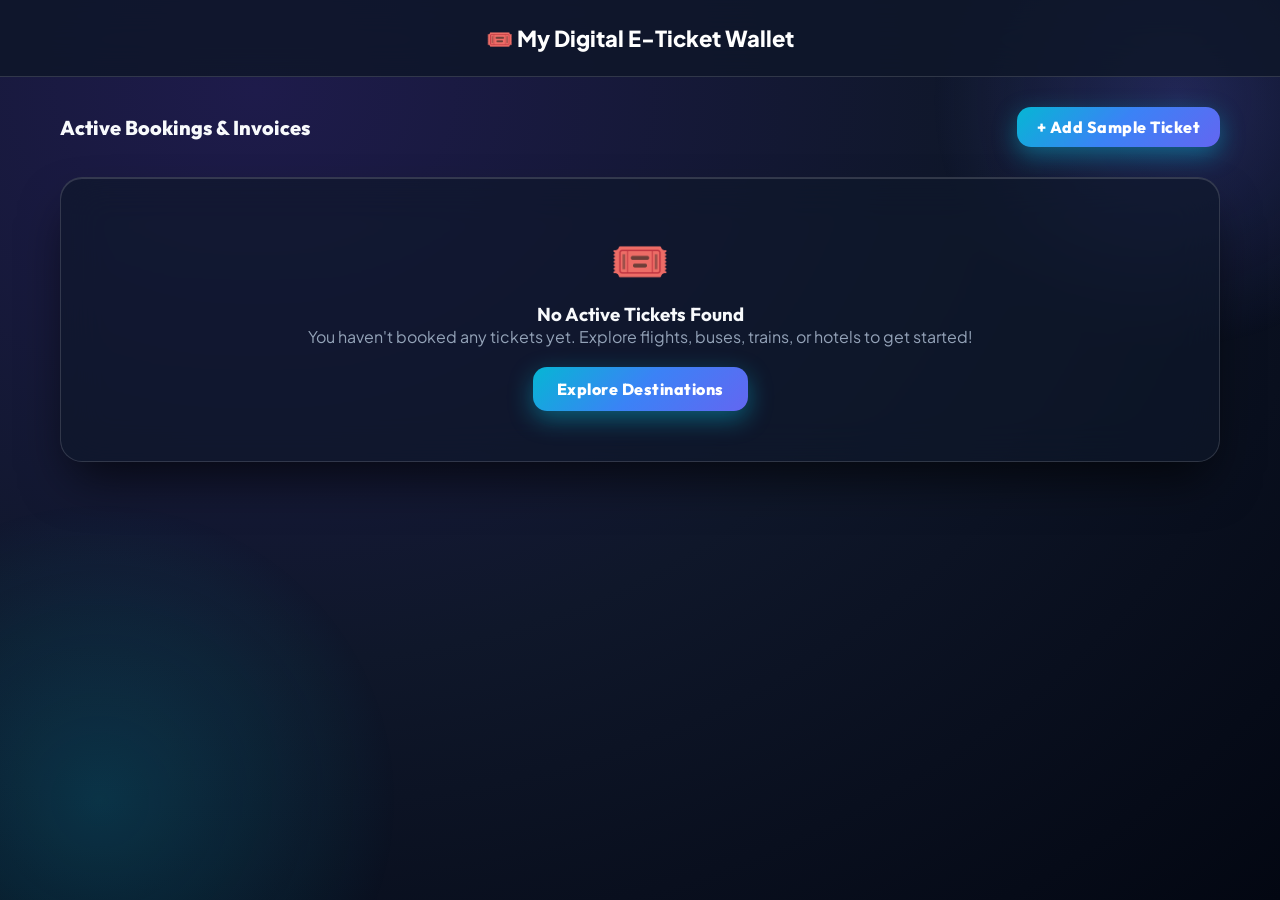
<file: mt.html>
<!DOCTYPE html>
<html lang="en">
<head>
  <meta charset="UTF-8">
  <meta name="viewport" content="width=device-width, initial-scale=1.0">
  <title>My Booked E-Tickets | TicketEasy Wallet</title>
  <link rel="icon" href="logo.ico">
  <link rel="stylesheet" href="style.css?v=3.0">
</head>
<body style="padding-bottom: 60px;">

  <div class="route-header">
    🎟️ My Digital E-Ticket Wallet
  </div>

  <div class="booking-container">
    <div style="display:flex; justify-content:space-between; align-items:center; margin-bottom:20px;">
      <h3 style="font-size:20px; font-weight:800;">Active Bookings & Invoices</h3>
      <button class="action-btn" style="width:auto; padding:10px 20px;" onclick="addSampleDemoTicket()">+ Add Sample Ticket</button>
    </div>

    <div class="tickets-grid" id="ticketContainer"></div>

    <div class="glass-card" id="emptyMessage" style="text-align:center; padding:50px; display:none;">
      <div style="font-size:48px; margin-bottom:12px;">🎟️</div>
      <h3>No Active Tickets Found</h3>
      <p style="color:var(--text-muted); margin-bottom:20px;">You haven't booked any tickets yet. Explore flights, buses, trains, or hotels to get started!</p>
      <button class="search-btn" style="width:auto; display:inline-block; padding:12px 24px;" onclick="window.location.href='home.html'">Explore Destinations</button>
    </div>
  </div>

  <script src="booking-modal.js?v=3.0"></script>
  <script>
    function showTickets() {
      let tickets = JSON.parse(localStorage.getItem("tickets")) || [];
      const container = document.getElementById("ticketContainer");
      const empty = document.getElementById("emptyMessage");

      container.innerHTML = "";

      if (tickets.length === 0) {
        empty.style.display = "block";
        return;
      }

      empty.style.display = "none";

      tickets.forEach((t, index) => {
        const pnr = t.pnr || ("TE-" + (890000 + index * 1234));
        const card = document.createElement("div");
        card.className = "ticket-card";
        card.innerHTML = `
          <div style="display:flex; justify-content:space-between; align-items:center; margin-bottom:8px;">
            <span style="font-size:12px; color:var(--primary); font-weight:800;">PNR: ${pnr}</span>
            <span style="background:rgba(16,185,129,0.2); color:var(--emerald); border:1px solid rgba(16,185,129,0.4); font-size:11px; padding:3px 8px; border-radius:12px; font-weight:700;">CONFIRMED</span>
          </div>

          <h3>${t.name}</h3>

          <div class="ticket-info-row">
            <span>Route</span>
            <b style="color:white;">${t.route || "Domestic"}</b>
          </div>
          <div class="ticket-info-row">
            <span>Seat / Room</span>
            <b style="color:white;">${t.seat || "1A"}</b>
          </div>
          <div class="ticket-info-row">
            <span>Travel Date</span>
            <b style="color:white;">${t.date || "Tomorrow"}</b>
          </div>
          <div class="ticket-info-row">
            <span>Paid Amount</span>
            <b style="color:var(--emerald);">${t.price || "₹1,200"}</b>
          </div>

          <div class="qr-placeholder" title="Scan E-Ticket at Boarding Gate">
            <svg width="74" height="74" viewBox="0 0 100 100">
              <rect width="100" height="100" fill="white"/>
              <rect x="10" y="10" width="30" height="30" fill="black"/><rect x="15" y="15" width="20" height="20" fill="white"/><rect x="20" y="20" width="10" height="10" fill="black"/>
              <rect x="60" y="10" width="30" height="30" fill="black"/><rect x="65" y="15" width="20" height="20" fill="white"/><rect x="70" y="20" width="10" height="10" fill="black"/>
              <rect x="10" y="60" width="30" height="30" fill="black"/><rect x="15" y="65" width="20" height="20" fill="white"/><rect x="20" y="70" width="10" height="10" fill="black"/>
              <rect x="45" y="45" width="12" height="12" fill="black"/>
            </svg>
          </div>

          <div style="display:flex; gap:8px; margin-top:14px;">
            <button class="search-btn" style="padding:8px 12px; font-size:12px;" onclick="printETicket('${pnr}')">🖨️ Print PDF</button>
            <button class="action-btn" style="padding:8px 12px; font-size:12px; background:rgba(239,68,68,0.2); border:1px solid rgba(239,68,68,0.4); color:#f87171;" onclick="cancelTicket(${index})">Cancel</button>
          </div>`;
        container.appendChild(card);
      });
    }

    function cancelTicket(index) {
      if (confirm("Are you sure you want to cancel this ticket? Full refund will be credited to your payment source.")) {
        let tickets = JSON.parse(localStorage.getItem("tickets")) || [];
        tickets.splice(index, 1);
        localStorage.setItem("tickets", JSON.stringify(tickets));
        showTickets();
      }
    }

    function printETicket(pnr) {
      window.print();
    }

    function addSampleDemoTicket() {
      let tickets = JSON.parse(localStorage.getItem("tickets")) || [];
      tickets.unshift({
        pnr: "TE-" + Math.floor(100000 + Math.random() * 900000),
        name: "Emirates (EK525)",
        type: "flight",
        route: "Hyderabad → Dubai",
        seat: "12A (Window)",
        travellers: "1 Adult",
        price: "₹18,500",
        date: "Tomorrow",
        bookedAt: new Date().toLocaleString()
      });
      localStorage.setItem("tickets", JSON.stringify(tickets));
      showTickets();
    }

    showTickets();
  </script>
</body>
</html>
</file>
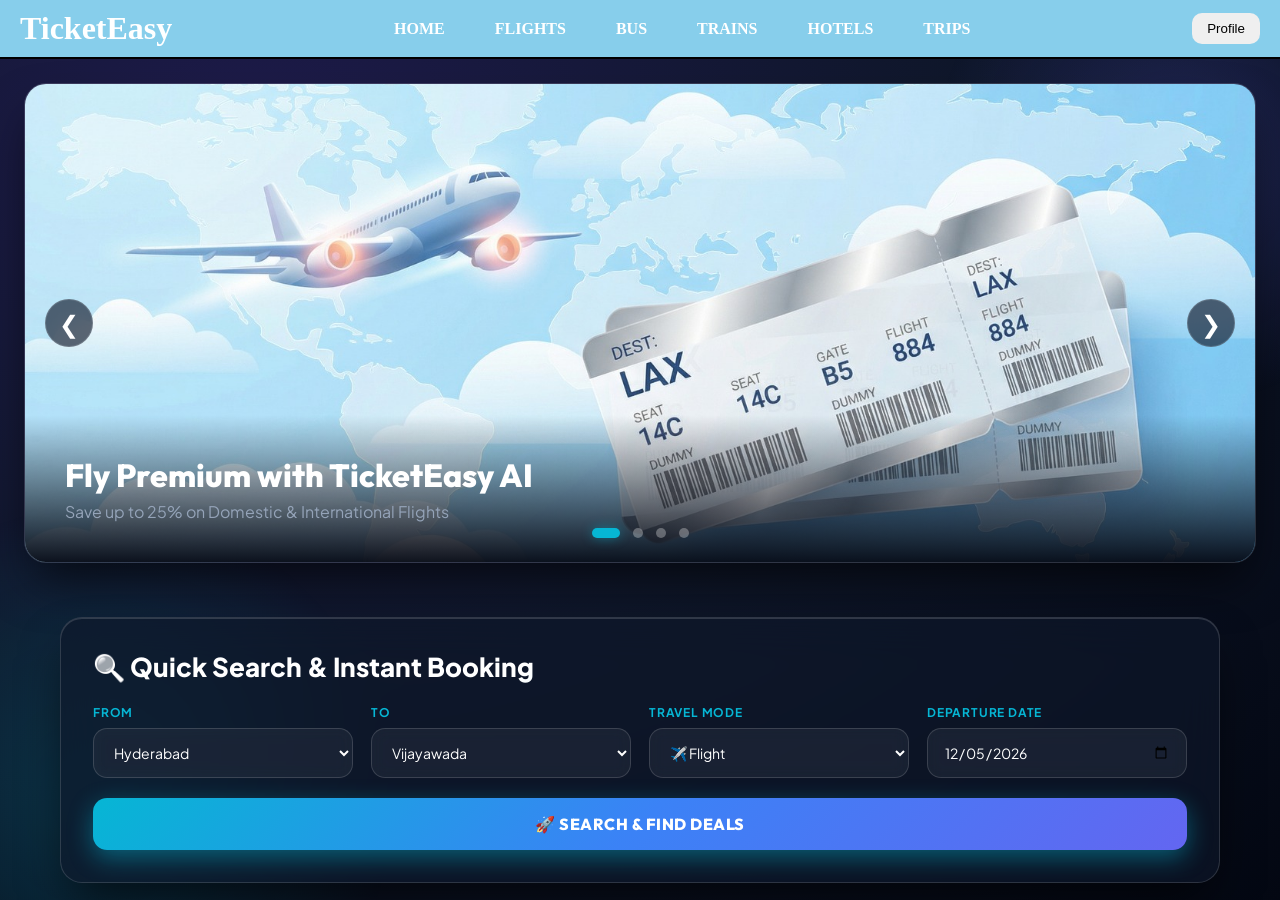
<file: nav.html>
<html>
<head>
    <title>TicketEasy</title>
    <link rel="icon" href="logo.ico">
</head>

<style>
    body {
        margin: 0;
        background-image: linear-gradient(
        to bottom,
        #f5fffa,
        #00F7FF);
        background-attachment: fixed;
        background-size: cover;
        overflow: hidden;
        display: flex;
        flex-direction: column;
        height: 100vh; 
    }

    .head {
        background-color: skyblue;
        color: white;
        text-align: center;
        display: flex;
        justify-content: space-between;
        align-items: center;
        padding: 10px 20px;
        border-bottom: 2px solid black;
    }

    .logo h1 {
        margin: 0;
    }

    .modes {
        display: flex;
        gap: 20px;
    }

    .modes a {
        text-decoration: none;
        color: white;
        font-weight: bold;
        padding: 8px 15px;
    }

    .modes a:hover {
        color: green;
        transition: all 0.5s ease;
    }

    .modes a:active {
        color: black;
    }

    .modes a:visited {
        color: antiquewhite;
    }

    .Profile button {
        padding: 8px 15px;
        border-radius: 10px;
        cursor: pointer;
        border: none;
    }

    .Profile button:hover {
        background-color: whitesmoke;
    }

    iframe {
        flex: 1;
        width: 100%;
        border: none;
    }
</style>

<body>

    <div class="head">
        <div class="logo">
            <h1>TicketEasy</h1>
        </div>

        <div class="modes">
            <a href="home.html" target="page">HOME</a>
            <a href="flight.html" target="page">FLIGHTS</a>
            <a href="bus.html" target="page">BUS</a>
            <a href="trains.html" target="page">TRAINS</a>
            <a href="hotel.html" target="page">HOTELS</a>
            <a href="trip.html" target="page">TRIPS</a>
        </div>

        <div class="Profile">
            <a href="Profile.html" target="page">
                <button>Profile</button>
            </a>
        </div>
    </div>
    <iframe name="page" src="home.html"></iframe>

</body>
</html>
</file>
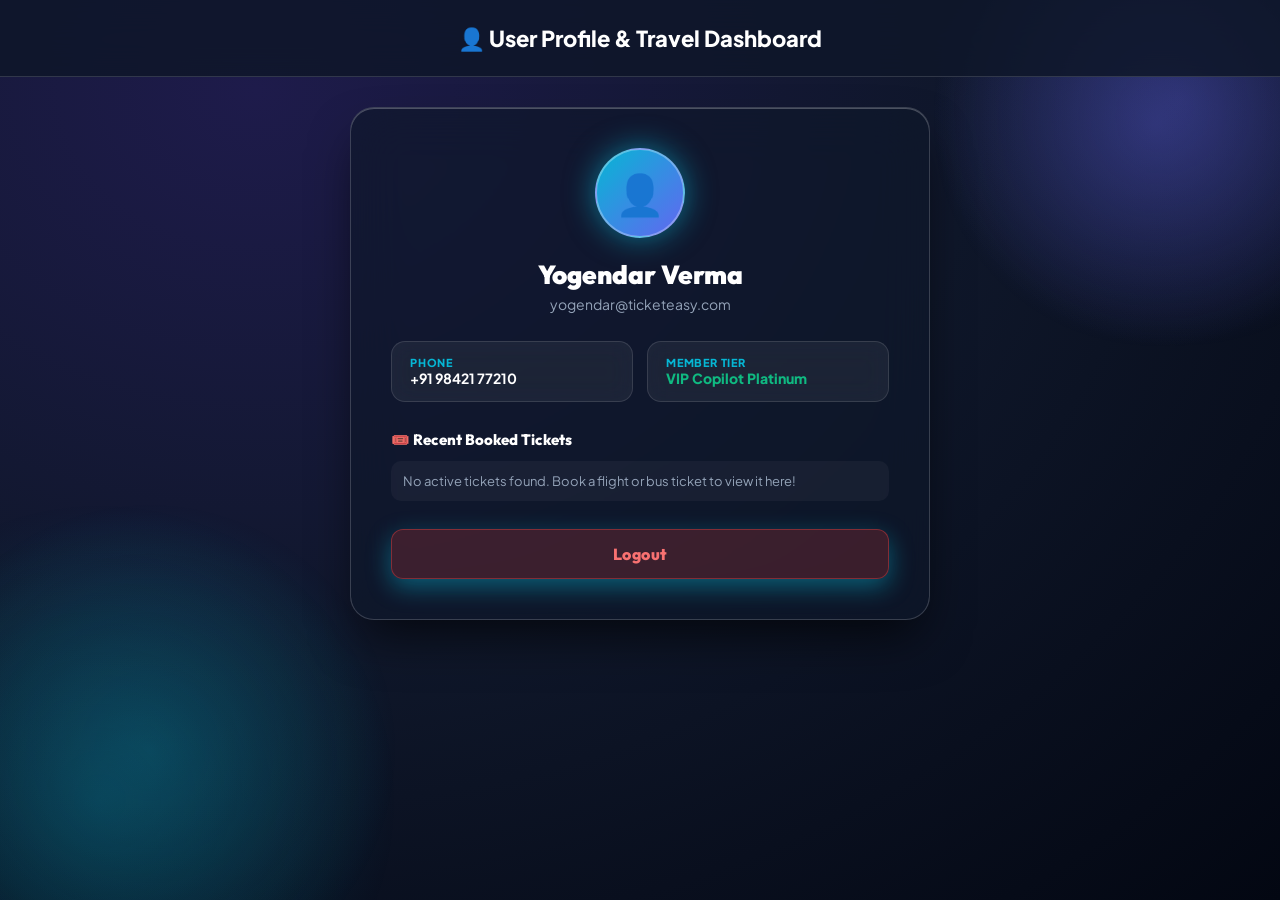
<file: profile.html>
<!DOCTYPE html>
<html lang="en">
<head>
  <meta charset="UTF-8">
  <meta name="viewport" content="width=device-width, initial-scale=1.0">
  <title>My Profile | TicketEasy Glassmorphism</title>
  <link rel="icon" href="logo.ico">
  <link rel="stylesheet" href="style.css?v=3.0">
  <style>
    body {
      background: #030712 !important;
      background-image: radial-gradient(ellipse at 20% 10%, #1e1b4b 0%, #0f172a 50%, #030712 100%) !important;
      color: #f8fafc;
      min-height: 100vh;
      position: relative;
    }
    .profile-glass-card {
      background: rgba(15, 23, 42, 0.65) !important;
      backdrop-filter: blur(25px) !important;
      -webkit-backdrop-filter: blur(25px) !important;
      border: 1px solid rgba(255, 255, 255, 0.18) !important;
      box-shadow: 0 25px 50px -12px rgba(0, 0, 0, 0.7), inset 0 1px 0 rgba(255, 255, 255, 0.25) !important;
      border-radius: 24px !important;
      padding: 40px !important;
      max-width: 580px;
      margin: 30px auto;
      text-align: center;
    }
    .profile-avatar-glow {
      width: 90px;
      height: 90px;
      border-radius: 50%;
      background: linear-gradient(135deg, #06b6d4, #6366f1);
      display: flex;
      align-items: center;
      justify-content: center;
      font-size: 40px;
      margin: 0 auto 20px auto;
      box-shadow: 0 0 30px rgba(6, 182, 212, 0.6);
      border: 2px solid rgba(255, 255, 255, 0.3);
    }
    .stat-glass-item {
      background: rgba(255, 255, 255, 0.06);
      backdrop-filter: blur(12px);
      padding: 14px 18px;
      border-radius: 14px;
      border: 1px solid rgba(255, 255, 255, 0.12);
      text-align: left;
    }
  </style>
</head>
<body style="padding-bottom: 60px;">

  <!-- AMBIENT GLOWING ORBS -->
  <div style="position:fixed; top:-100px; right:-100px; width:450px; height:450px; border-radius:50%; background:radial-gradient(circle, rgba(99,102,241,0.25), transparent 70%); pointer-events:none; z-index:0;"></div>
  <div style="position:fixed; bottom:-100px; left:-100px; width:500px; height:500px; border-radius:50%; background:radial-gradient(circle, rgba(6,182,212,0.2), transparent 70%); pointer-events:none; z-index:0;"></div>

  <div class="route-header" style="position:relative; z-index:2;">
    👤 User Profile & Travel Dashboard
  </div>

  <div class="booking-container" style="position:relative; z-index:2;">
    <div class="profile-glass-card">
      <div class="profile-avatar-glow">
        👤
      </div>

      <h2 style="font-size:26px; font-weight:900; color:white; margin-bottom:4px;" id="userName">Yogendar Verma</h2>
      <p style="color:#94a3b8; font-size:14px; margin-bottom:28px;" id="userEmail">yogendar@ticketeasy.com</p>

      <div style="display:grid; grid-template-columns:1fr 1fr; gap:14px; margin-bottom:28px;">
        <div class="stat-glass-item">
          <div style="font-size:11px; color:#06b6d4; font-weight:800; letter-spacing:0.8px;">PHONE</div>
          <div style="font-size:14px; font-weight:700; color:white;" id="userPhone">+91 98421 77210</div>
        </div>
        <div class="stat-glass-item">
          <div style="font-size:11px; color:#06b6d4; font-weight:800; letter-spacing:0.8px;">MEMBER TIER</div>
          <div style="font-size:14px; font-weight:800; color:#10b981;">VIP Copilot Platinum</div>
        </div>
      </div>

      <div style="text-align:left; margin-bottom:28px;">
        <h4 style="font-size:15px; font-weight:800; margin-bottom:12px; color:white;">🎟️ Recent Booked Tickets</h4>
        <div id="recentTicketsList"></div>
      </div>

      <button class="action-btn" style="background:rgba(239,68,68,0.2); border:1px solid rgba(239,68,68,0.4); color:#f87171; width:100%; padding:14px; border-radius:12px; font-weight:800; cursor:pointer;" onclick="logout()">Logout</button>
    </div>
  </div>

  <script src="booking-modal.js?v=3.0"></script>
  <script>
    const user = JSON.parse(localStorage.getItem("ticketEasyUser")) || { email: "yogendar@ticketeasy.com", phone: "+91 98421 77210", name: "Yogendar Verma" };
    document.getElementById("userName").textContent = user.name || "Yogendar Verma";
    document.getElementById("userEmail").textContent = user.email || "yogendar@ticketeasy.com";
    document.getElementById("userPhone").textContent = user.phone || "+91 98421 77210";

    const tickets = JSON.parse(localStorage.getItem("tickets")) || [];
    const container = document.getElementById("recentTicketsList");
    if (tickets.length === 0) {
      container.innerHTML = `<div style="font-size:13px; color:#94a3b8; padding:12px; background:rgba(255,255,255,0.04); border-radius:10px;">No active tickets found. Book a flight or bus ticket to view it here!</div>`;
    } else {
      tickets.slice(0, 3).forEach(t => {
        container.innerHTML += `<div style="background:rgba(255,255,255,0.05); padding:12px 16px; border-radius:12px; font-size:13px; margin-bottom:8px; border:1px solid rgba(255,255,255,0.1); display:flex; justify-content:space-between; align-items:center;">
          <div><b>${t.name}</b> <br><span style="font-size:11px; color:#94a3b8;">${t.route || "Travel"}</span></div>
          <span style="color:#10b981; font-weight:800;">${t.price}</span>
        </div>`;
      });
    }

    function logout() {
      localStorage.removeItem("ticketEasyUser");
      window.location.href = "login.html";
    }
  </script>
</body>
</html>
</file>
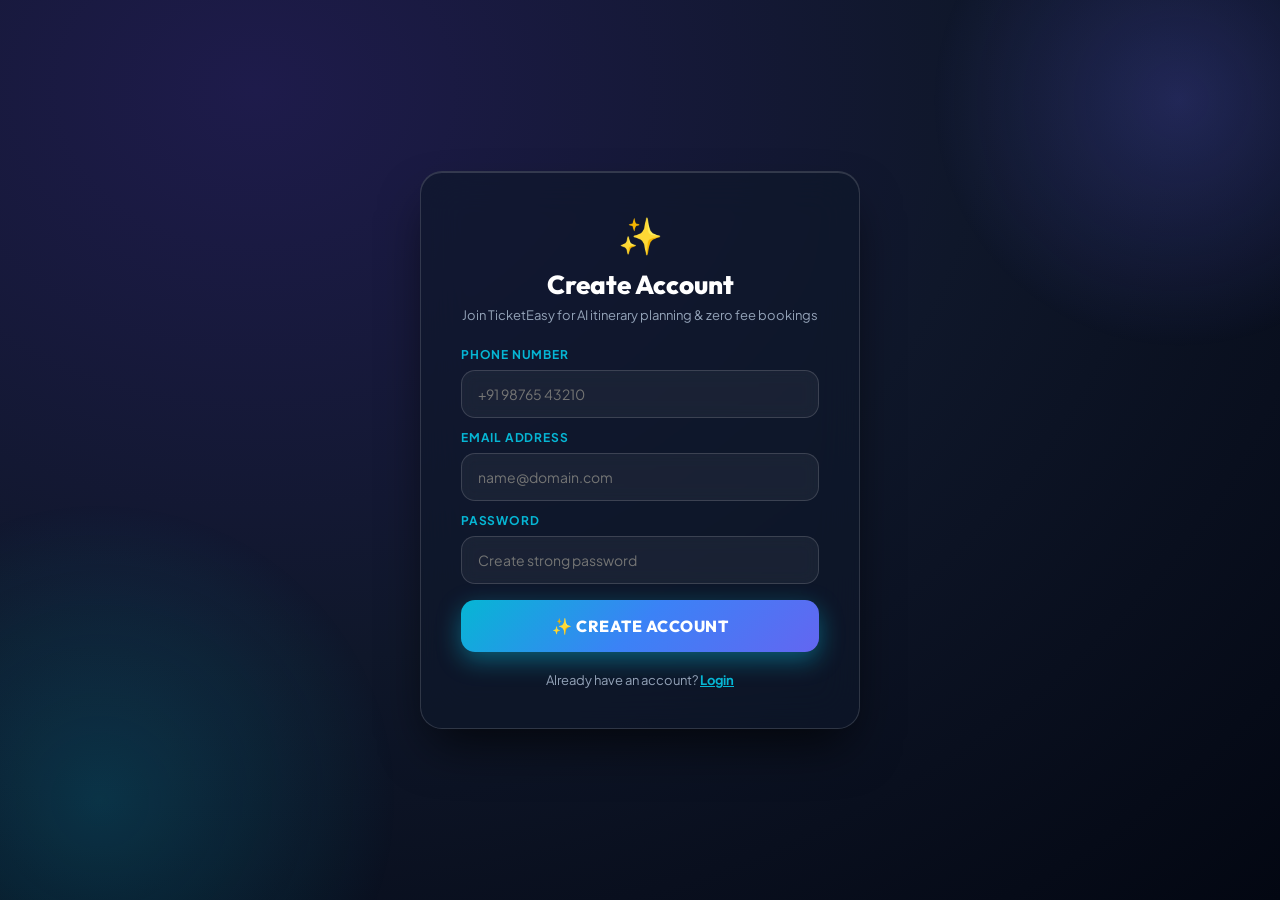
<file: signup.html>
<!DOCTYPE html>
<html lang="en">
<head>
  <meta charset="UTF-8">
  <meta name="viewport" content="width=device-width, initial-scale=1.0">
  <title>Sign Up | TicketEasy</title>
  <link rel="icon" href="logo.ico">
  <link rel="stylesheet" href="style.css?v=3.0">
</head>
<body style="display:flex; justify-content:center; align-items:center; min-height:100vh; padding:20px;">

  <div class="glass-card" style="width:440px; text-align:center; padding:40px;">
    <div style="font-size:36px; margin-bottom:10px;">✨</div>
    <h2 style="font-size:26px; font-weight:800; margin-bottom:6px; color:white;">Create Account</h2>
    <p style="color:var(--text-muted); font-size:13px; margin-bottom:24px;">Join TicketEasy for AI itinerary planning & zero fee bookings</p>

    <div style="text-align:left; margin-bottom:12px;">
      <label>Phone Number</label>
      <input type="text" id="phone" placeholder="+91 98765 43210">
    </div>

    <div style="text-align:left; margin-bottom:12px;">
      <label>Email Address</label>
      <input type="email" id="email" placeholder="name@domain.com">
    </div>

    <div style="text-align:left; margin-bottom:16px;">
      <label>Password</label>
      <input type="password" id="password" placeholder="Create strong password" onkeyup="checkStrength()">
      <div id="strength" style="font-size:12px; margin-top:4px; font-weight:700;"></div>
    </div>

    <button class="search-btn" onclick="handleSignup()">✨ CREATE ACCOUNT</button>

    <p style="margin-top:20px; font-size:13px; color:var(--text-muted);">
      Already have an account? <a href="login.html" style="color:var(--primary); font-weight:700;">Login</a>
    </p>
  </div>

  <script>
    function checkStrength() {
      const pw = document.getElementById("password").value;
      const str = document.getElementById("strength");
      if (pw.length >= 8 && /[A-Z]/.test(pw) && /[0-9]/.test(pw)) {
        str.textContent = "✓ Strong Password";
        str.style.color = "var(--emerald)";
      } else {
        str.textContent = "✕ Password must be 8+ chars with 1 uppercase & 1 number";
        str.style.color = "var(--rose)";
      }
    }

    function handleSignup() {
      const phone = document.getElementById("phone").value;
      const email = document.getElementById("email").value;
      if (!phone || !email) { alert("Please enter phone and email."); return; }
      localStorage.setItem("ticketEasyUser", JSON.stringify({ email: email, phone: phone, name: "New User" }));
      window.location.href = "Profile.html";
    }
  </script>
</body>
</html>
</file>
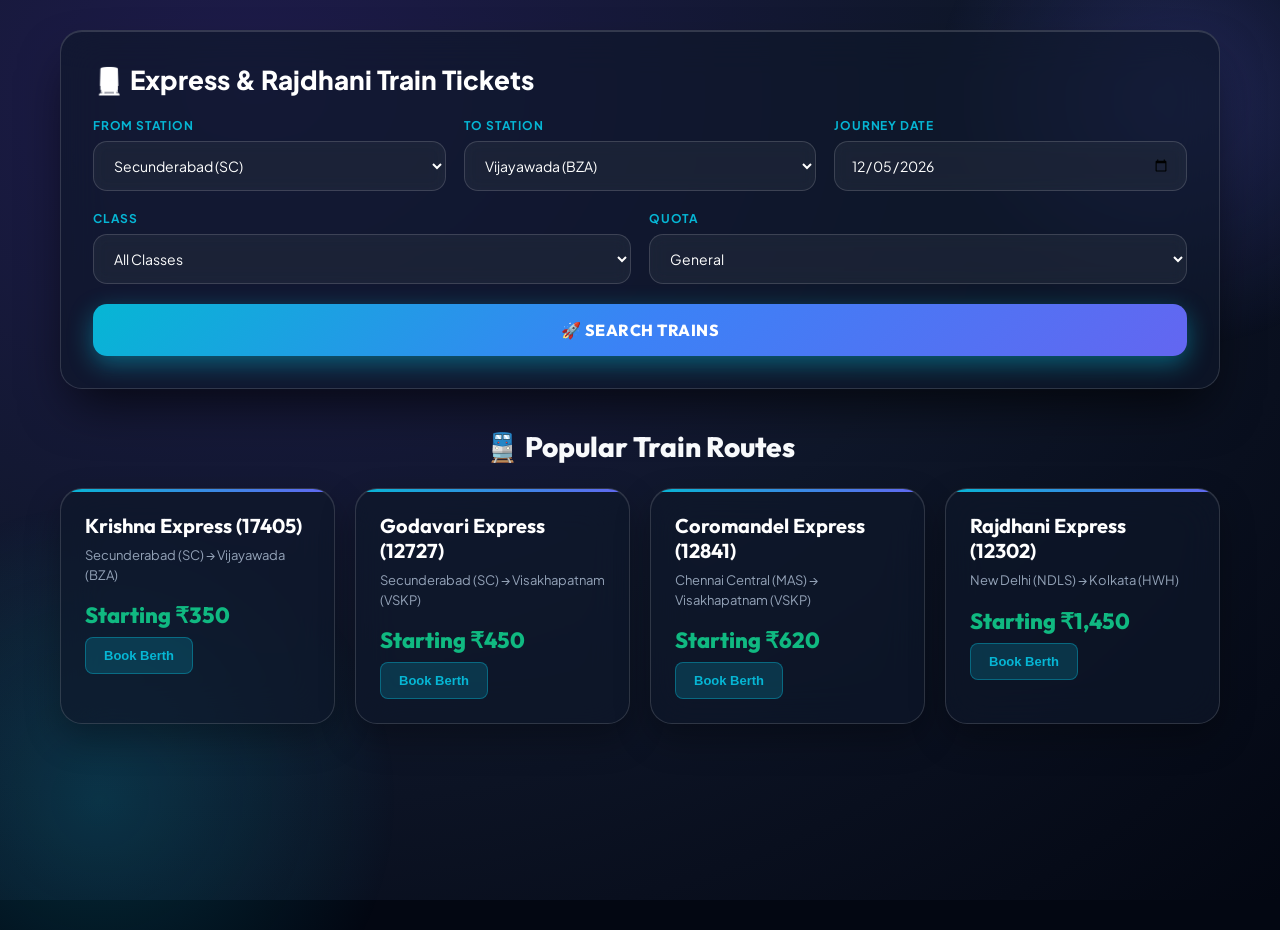
<file: trains.html>
<!DOCTYPE html>
<html lang="en">
<head>
  <meta charset="UTF-8">
  <meta name="viewport" content="width=device-width, initial-scale=1.0">
  <title>Train Ticket Booking | TicketEasy</title>
  <link rel="icon" href="logo.ico">
  <link rel="stylesheet" href="style.css?v=3.0">
</head>
<body style="padding-bottom: 60px;">

  <div class="booking-container">
    <div class="glass-card">
      <div class="search-title">🚆 Express & Rajdhani Train Tickets</div>
      
      <div class="row">
        <div class="field">
          <label>From Station</label>
          <select id="fromStation">
            <option>Secunderabad (SC)</option>
            <option>Chennai Central (MAS)</option>
            <option>Bengaluru (SBC)</option>
            <option>New Delhi (NDLS)</option>
            <option>Mumbai Central (BCT)</option>
          </select>
        </div>

        <div class="field">
          <label>To Station</label>
          <select id="toStation">
            <option>Vijayawada (BZA)</option>
            <option>Visakhapatnam (VSKP)</option>
            <option>Mumbai Central (BCT)</option>
            <option>Kolkata (HWH)</option>
            <option>Secunderabad (SC)</option>
          </select>
        </div>

        <div class="field">
          <label>Journey Date</label>
          <input type="date" id="journeyDate">
        </div>
      </div>

      <div class="row">
        <div class="field">
          <label>Class</label>
          <select id="trainClass">
            <option>All Classes</option>
            <option>Sleeper (SL)</option>
            <option>3 AC (3A)</option>
            <option>2 AC (2A)</option>
            <option>1 AC (1A)</option>
          </select>
        </div>

        <div class="field">
          <label>Quota</label>
          <select id="quota">
            <option>General</option>
            <option>Tatkal</option>
            <option>Senior Citizen</option>
            <option>Ladies</option>
          </select>
        </div>
      </div>

      <button class="search-btn" onclick="searchTrains()">🚀 SEARCH TRAINS</button>
    </div>
  </div>

  <div class="offers-section">
    <h2>🚆 Popular Train Routes</h2>
    <div class="offers-container">
      
      <div class="offer-card">
        <h3>Krishna Express (17405)</h3>
        <p>Secunderabad (SC) → Vijayawada (BZA)</p>
        <div class="price-tag">Starting ₹350</div>
        <button onclick="openBookingModal({title:'Krishna Express (17405)', type:'train', route:'Secunderabad → Vijayawada', price:350})">Book Berth</button>
      </div>

      <div class="offer-card">
        <h3>Godavari Express (12727)</h3>
        <p>Secunderabad (SC) → Visakhapatnam (VSKP)</p>
        <div class="price-tag">Starting ₹450</div>
        <button onclick="openBookingModal({title:'Godavari Express (12727)', type:'train', route:'Secunderabad → Visakhapatnam', price:450})">Book Berth</button>
      </div>

      <div class="offer-card">
        <h3>Coromandel Express (12841)</h3>
        <p>Chennai Central (MAS) → Visakhapatnam (VSKP)</p>
        <div class="price-tag">Starting ₹620</div>
        <button onclick="openBookingModal({title:'Coromandel Express (12841)', type:'train', route:'Chennai → Visakhapatnam', price:620})">Book Berth</button>
      </div>

      <div class="offer-card">
        <h3>Rajdhani Express (12302)</h3>
        <p>New Delhi (NDLS) → Kolkata (HWH)</p>
        <div class="price-tag">Starting ₹1,450</div>
        <button onclick="openBookingModal({title:'Rajdhani Express (12302)', type:'train', route:'New Delhi → Kolkata', price:1450})">Book Berth</button>
      </div>

    </div>
  </div>

  <script src="booking-modal.js?v=3.0"></script>
  <script>
    const tomorrow = new Date();
    tomorrow.setDate(tomorrow.getDate() + 1);
    document.getElementById("journeyDate").value = tomorrow.toISOString().split('T')[0];

    function searchTrains() {
      const from = document.getElementById("fromStation").value;
      const to = document.getElementById("toStation").value;
      const date = document.getElementById("journeyDate").value;
      const cls = document.getElementById("trainClass").value;
      const quota = document.getElementById("quota").value;
      window.location.href = `traintickets.html?from=${encodeURIComponent(from)}&to=${encodeURIComponent(to)}&date=${date}&class=${encodeURIComponent(cls)}&quota=${encodeURIComponent(quota)}`;
    }
  </script>
</body>
</html>
</file>
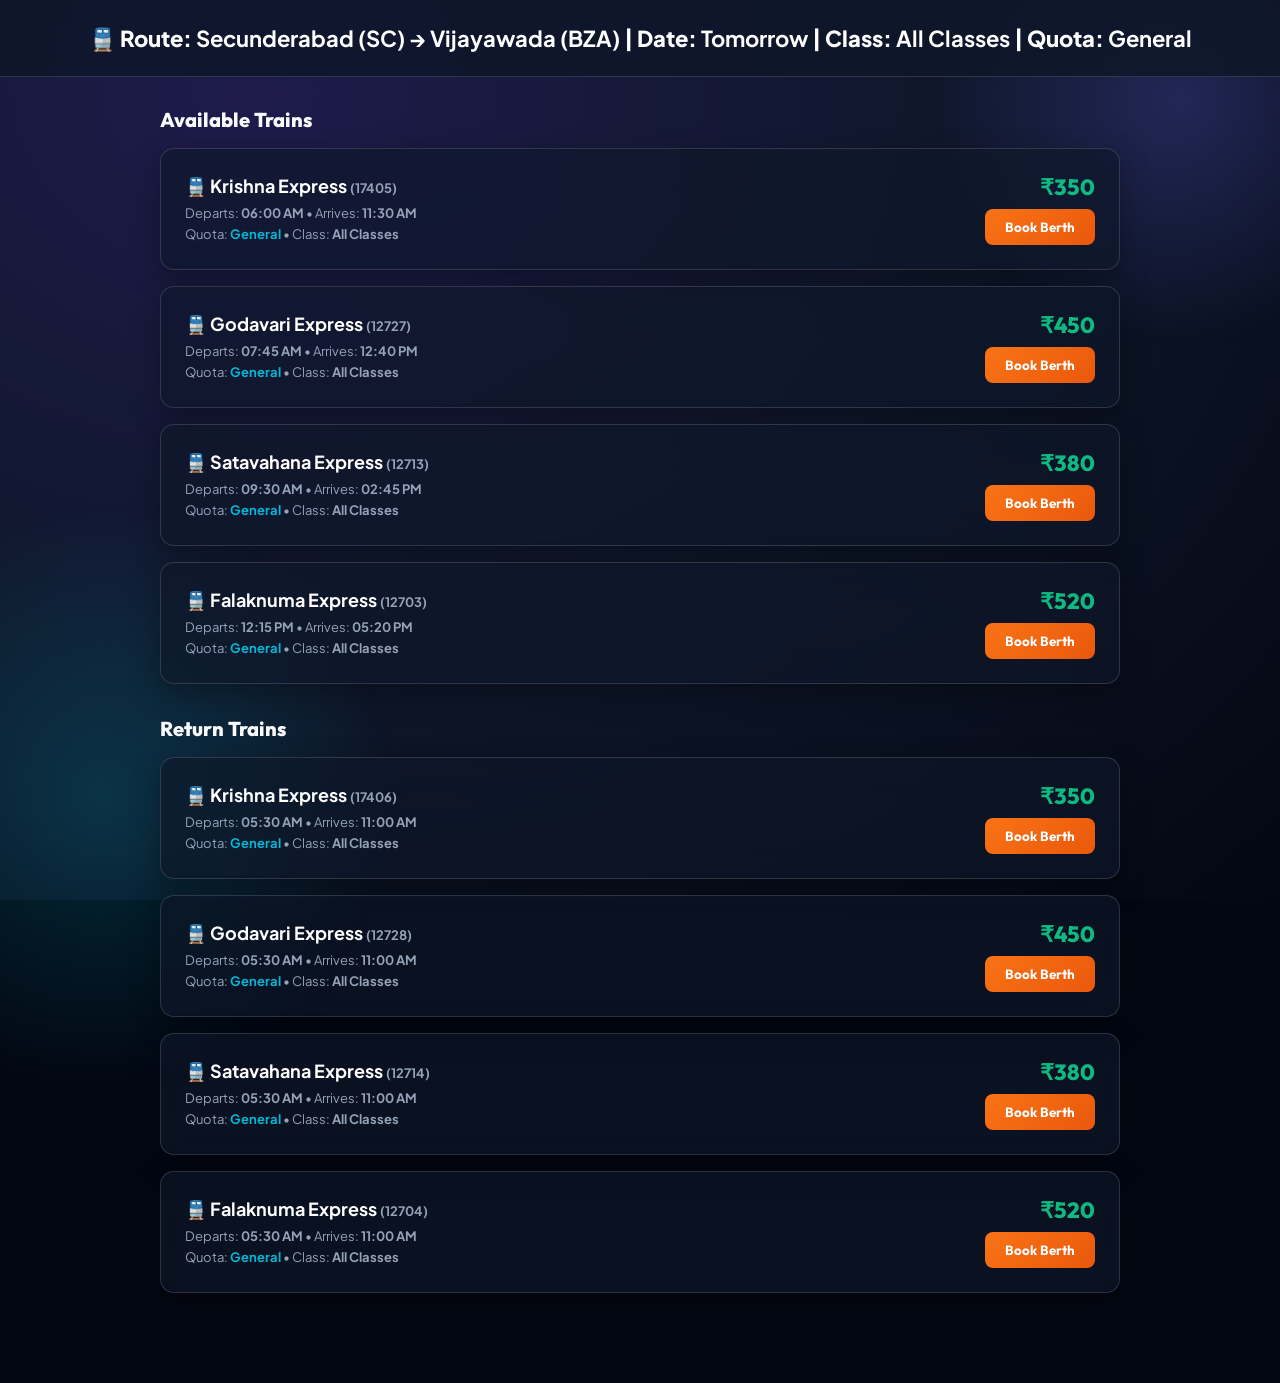
<file: traintickets.html>
<!DOCTYPE html>
<html lang="en">
<head>
  <meta charset="UTF-8">
  <meta name="viewport" content="width=device-width, initial-scale=1.0">
  <title>Train Search Results | TicketEasy</title>
  <link rel="icon" href="logo.ico">
  <link rel="stylesheet" href="style.css?v=3.0">
</head>
<body style="padding-bottom: 60px;">

  <div class="route-header" id="routeHeader">
    Searching trains...
  </div>

  <div class="results-container">
    <h3 style="margin-bottom:16px; font-weight:800; font-size:20px;">Available Trains</h3>
    <div id="goingTrains"></div>

    <h3 style="margin-top:32px; margin-bottom:16px; font-weight:800; font-size:20px;">Return Trains</h3>
    <div id="returnTrains"></div>
  </div>

  <script src="booking-modal.js?v=3.0"></script>
  <script>
    const params = new URLSearchParams(window.location.search);
    let from = params.get("from") || "Secunderabad (SC)";
    let to = params.get("to") || "Vijayawada (BZA)";
    let date = params.get("date") || "Tomorrow";
    let trainClass = params.get("class") || "All Classes";
    let quota = params.get("quota") || "General";

    document.getElementById("routeHeader").innerHTML = `🚆 Route: <b>${from} → ${to}</b> | Date: <b>${date}</b> | Class: <b>${trainClass}</b> | Quota: <b>${quota}</b>`;

    const trains = [
      { name: "Krishna Express", number: "17405", departure: "06:00 AM", arrival: "11:30 AM", price: 350 },
      { name: "Godavari Express", number: "12727", departure: "07:45 AM", arrival: "12:40 PM", price: 450 },
      { name: "Satavahana Express", number: "12713", departure: "09:30 AM", arrival: "02:45 PM", price: 380 },
      { name: "Falaknuma Express", number: "12703", departure: "12:15 PM", arrival: "05:20 PM", price: 520 }
    ];

    function renderTrainList(list, containerId) {
      const container = document.getElementById(containerId);
      list.forEach(t => {
        const card = document.createElement("div");
        card.className = "result-card";
        card.innerHTML = `
          <div>
            <div class="train-name">🚆 ${t.name} <span style="font-size:13px; color:var(--text-muted);">(${t.number})</span></div>
            <div class="result-details">
              Departs: <b>${t.departure}</b> • Arrives: <b>${t.arrival}</b><br>
              Quota: <span style="color:var(--primary); font-weight:700;">${quota}</span> • Class: <b>${trainClass}</b>
            </div>
          </div>
          <div style="text-align:right;">
            <div class="price-tag">₹${t.price}</div>
            <button class="book-btn" onclick='triggerTrainBooking("${t.name}", "${t.number}", ${t.price})'>Book Berth</button>
          </div>`;
        container.appendChild(card);
      });
    }

    renderTrainList(trains, "goingTrains");
    renderTrainList(trains.map(t => ({...t, number: parseInt(t.number)+1+"", departure: "05:30 AM", arrival: "11:00 AM"})), "returnTrains");

    function triggerTrainBooking(name, number, price) {
      openBookingModal({
        title: `${name} (${number})`,
        type: "train",
        subtitle: `${from} → ${to} (${quota})`,
        route: `${from} → ${to}`,
        date: date,
        price: price
      });
    }
  </script>
</body>
</html>
</file>
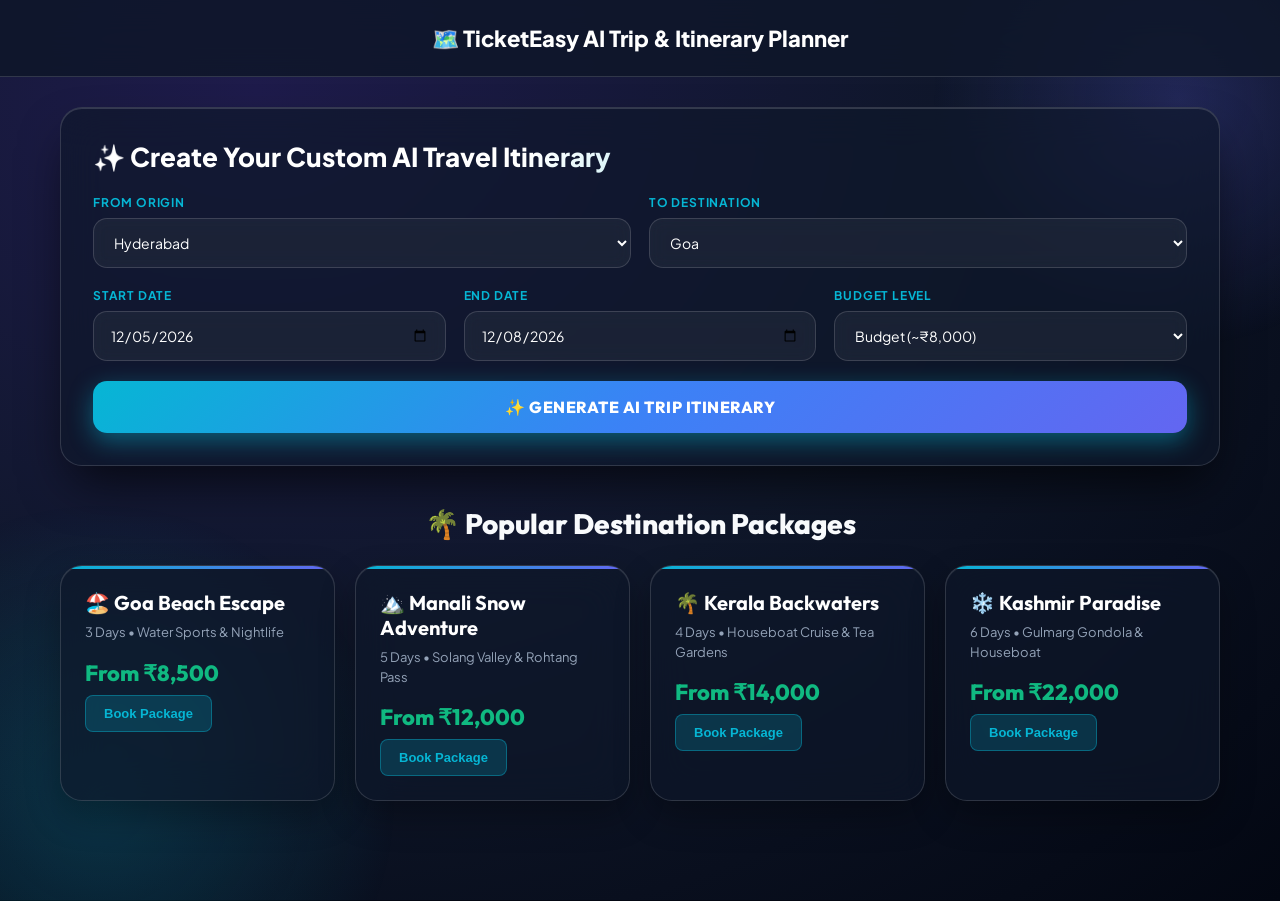
<file: trips.html>
<!DOCTYPE html>
<html lang="en">
<head>
  <meta charset="UTF-8">
  <meta name="viewport" content="width=device-width, initial-scale=1.0">
  <title>AI Trip Planner | TicketEasy</title>
  <link rel="icon" href="logo.ico">
  <link rel="stylesheet" href="style.css?v=3.0">
</head>
<body style="padding-bottom: 60px;">

  <div class="route-header">
    🗺️ TicketEasy AI Trip & Itinerary Planner
  </div>

  <div class="booking-container">
    <div class="glass-card">
      <div class="search-title">✨ Create Your Custom AI Travel Itinerary</div>
      
      <div class="row">
        <div class="field">
          <label>From Origin</label>
          <select id="tripFrom">
            <option>Hyderabad</option>
            <option>Delhi</option>
            <option>Mumbai</option>
            <option>Bengaluru</option>
            <option>Chennai</option>
          </select>
        </div>

        <div class="field">
          <label>To Destination</label>
          <select id="tripTo">
            <option>Goa</option>
            <option>Manali</option>
            <option>Kerala</option>
            <option>Jaipur</option>
            <option>Kashmir</option>
            <option>Andaman</option>
            <option>Rishikesh</option>
            <option>Leh Ladakh</option>
          </select>
        </div>
      </div>

      <div class="row">
        <div class="field">
          <label>Start Date</label>
          <input type="date" id="tripStart">
        </div>
        <div class="field">
          <label>End Date</label>
          <input type="date" id="tripEnd">
        </div>
        <div class="field">
          <label>Budget Level</label>
          <select id="tripBudget">
            <option>Budget (~₹8,000)</option>
            <option>Standard (~₹15,000)</option>
            <option>Luxury (~₹30,000+)</option>
          </select>
        </div>
      </div>

      <button class="search-btn" onclick="generateItinerary()">✨ GENERATE AI TRIP ITINERARY</button>
    </div>
  </div>

  <!-- ITINERARY RESULT CONTAINER -->
  <div class="booking-container" id="itineraryContainer" style="display:none;"></div>

  <!-- POPULAR AI TRIP PACKAGES -->
  <div class="offers-section">
    <h2>🌴 Popular Destination Packages</h2>
    <div class="offers-container">
      
      <div class="offer-card" onclick="quickSelect('Goa')">
        <h3>🏖️ Goa Beach Escape</h3>
        <p>3 Days • Water Sports & Nightlife</p>
        <div class="price-tag">From ₹8,500</div>
        <button onclick="openBookingModal({title:'Goa 3-Day Resort Package', type:'hotel', route:'Goa Beachfront', price:8500})">Book Package</button>
      </div>

      <div class="offer-card" onclick="quickSelect('Manali')">
        <h3>🏔️ Manali Snow Adventure</h3>
        <p>5 Days • Solang Valley & Rohtang Pass</p>
        <div class="price-tag">From ₹12,000</div>
        <button onclick="openBookingModal({title:'Manali Snow Resort', type:'hotel', route:'Manali Valley', price:12000})">Book Package</button>
      </div>

      <div class="offer-card" onclick="quickSelect('Kerala')">
        <h3>🌴 Kerala Backwaters</h3>
        <p>4 Days • Houseboat Cruise & Tea Gardens</p>
        <div class="price-tag">From ₹14,000</div>
        <button onclick="openBookingModal({title:'Alleppey Houseboat Stay', type:'hotel', route:'Kerala Backwaters', price:14000})">Book Package</button>
      </div>

      <div class="offer-card" onclick="quickSelect('Kashmir')">
        <h3>❄️ Kashmir Paradise</h3>
        <p>6 Days • Gulmarg Gondola & Houseboat</p>
        <div class="price-tag">From ₹22,000</div>
        <button onclick="openBookingModal({title:'Srinagar Houseboat Package', type:'hotel', route:'Kashmir Valley', price:22000})">Book Package</button>
      </div>

    </div>
  </div>

  <script src="booking-modal.js?v=3.0"></script>
  <script>
    const tomorrow = new Date();
    tomorrow.setDate(tomorrow.getDate() + 1);
    const dayAfter = new Date();
    dayAfter.setDate(dayAfter.getDate() + 4);

    document.getElementById("tripStart").value = tomorrow.toISOString().split('T')[0];
    document.getElementById("tripEnd").value = dayAfter.toISOString().split('T')[0];

    const itineraries = {
      "Goa": [
        "Day 1: Arrive in North Goa → Check-in at South Goa Beach Resort → Baga Beach Sunset Walk",
        "Day 2: Anjuna Beach Watersports → Scuba Diving at Grand Island → Tito's Nightlife",
        "Day 3: Old Goa Churches → Mandovi River Dinner Cruise → Departure"
      ],
      "Manali": [
        "Day 1: Arrive in Manali → Check-in → Mall Road stroll and local trout dining",
        "Day 2: Solang Valley Skiing & Paragliding → Rohtang Pass snow point",
        "Day 3: Hadimba Temple → Jogini Waterfalls trek → Departure"
      ],
      "Kerala": [
        "Day 1: Arrive in Kochi → Fort Kochi fishing nets → Drive to Munnar Tea Gardens",
        "Day 2: Eravikulam National Park → Mattupetty Dam boat ride",
        "Day 3: Alleppey Houseboat cruise & backwater stay → Departure"
      ]
    };

    function generateItinerary() {
      const dest = document.getElementById("tripTo").value;
      const days = itineraries[dest] || [
        "Day 1: Arrival & Hotel Check-in → Local sightseeing",
        "Day 2: Adventure activities & key city landmarks",
        "Day 3: Local shopping & departure"
      ];

      const container = document.getElementById("itineraryContainer");
      container.style.display = "block";
      
      let html = `<div class="glass-card">
        <h3 style="color:var(--primary); font-size:22px; margin-bottom:16px;">✨ Custom Itinerary for ${dest}</h3>`;

      days.forEach(d => {
        html += `<div style="background:rgba(255,255,255,0.05); border-left:4px solid var(--primary); padding:12px 16px; margin-bottom:10px; border-radius:8px; font-size:14px;">${d}</div>`;
      });

      html += `<div style="display:flex; gap:10px; margin-top:20px;">
        <button class="search-btn" style="flex:1;" onclick="openBookingModal({title:'${dest} Package', type:'hotel', route:'${dest}', price:8500})">Book Flight + Hotel</button>
      </div></div>`;

      container.innerHTML = html;
      container.scrollIntoView({ behavior: "smooth" });
    }

    function quickSelect(city) {
      document.getElementById("tripTo").value = city;
      generateItinerary();
    }
  </script>
</body>
</html>
</file>
<file: style.css>
/* ============================================================
   TicketEasy — Ultra-Vibrant Glassmorphism & Cyber-Sleek Design System
   ============================================================ */
@import url('https://fonts.googleapis.com/css2?family=Outfit:wght@300;400;500;600;700;800;900&family=Plus+Jakarta+Sans:wght@400;500;600;700;800&display=swap');

:root {
  --primary: #06b6d4;
  --primary-glow: rgba(6, 182, 212, 0.45);
  --accent: #6366f1;
  --accent-glow: rgba(99, 102, 241, 0.45);
  --orange: #f97316;
  --orange-glow: rgba(249, 115, 22, 0.45);
  --emerald: #10b981;
  --rose: #f43f5e;
  
  --bg-dark: #030712;
  --bg-gradient: radial-gradient(ellipse at 20% 10%, #1e1b4b 0%, #0f172a 50%, #030712 100%);
  --card-bg: rgba(15, 23, 42, 0.65);
  --card-border: rgba(255, 255, 255, 0.14);
  --card-hover-border: rgba(6, 182, 212, 0.6);
  --glass-blur: blur(20px);
  
  --text-main: #f8fafc;
  --text-muted: #94a3b8;
  --text-dim: #64748b;
  
  --radius-sm: 8px;
  --radius-md: 14px;
  --radius-lg: 22px;
  --radius-full: 9999px;
  
  --shadow-glow: 0 12px 35px -8px rgba(6, 182, 212, 0.35);
  --shadow-lg: 0 25px 50px -12px rgba(0, 0, 0, 0.7);
}

* {
  box-sizing: border-box;
  margin: 0;
  padding: 0;
}

body {
  font-family: 'Plus Jakarta Sans', sans-serif;
  background: var(--bg-dark);
  background-image: var(--bg-gradient);
  background-attachment: fixed;
  color: var(--text-main);
  min-height: 100vh;
  overflow-x: hidden;
  position: relative;
}

/* Ambient Glowing Background Orbs */
body::before {
  content: '';
  position: fixed;
  top: -150px;
  right: -150px;
  width: 500px;
  height: 500px;
  border-radius: 50%;
  background: radial-gradient(circle, rgba(99, 102, 241, 0.25), transparent 70%);
  pointer-events: none;
  z-index: 0;
}

body::after {
  content: '';
  position: fixed;
  bottom: -200px;
  left: -200px;
  width: 600px;
  height: 600px;
  border-radius: 50%;
  background: radial-gradient(circle, rgba(6, 182, 212, 0.2), transparent 70%);
  pointer-events: none;
  z-index: 0;
}

h1, h2, h3, h4, .brand-font {
  font-family: 'Outfit', sans-serif;
}

/* Custom Scrollbar */
::-webkit-scrollbar { width: 8px; height: 8px; }
::-webkit-scrollbar-track { background: rgba(3, 7, 18, 0.9); }
::-webkit-scrollbar-thumb { background: rgba(255, 255, 255, 0.2); border-radius: 4px; }
::-webkit-scrollbar-thumb:hover { background: var(--primary); }

/* ── SHELL & TOP NAVIGATION ── */
.shell-body {
  overflow: hidden;
  display: flex;
  flex-direction: column;
  height: 100vh;
}

.head {
  background: rgba(15, 23, 42, 0.75);
  backdrop-filter: var(--glass-blur);
  -webkit-backdrop-filter: var(--glass-blur);
  border-bottom: 1px solid var(--card-border);
  display: flex;
  justify-content: space-between;
  align-items: center;
  padding: 12px 28px;
  position: sticky;
  top: 0;
  z-index: 1000;
  box-shadow: 0 4px 30px rgba(0, 0, 0, 0.4);
}

.logo-container {
  display: flex;
  align-items: center;
  gap: 10px;
  text-decoration: none;
}

.logo-icon {
  font-size: 26px;
  background: linear-gradient(135deg, var(--primary), var(--accent));
  -webkit-background-clip: text;
  -webkit-text-fill-color: transparent;
  filter: drop-shadow(0 0 12px var(--primary-glow));
}

.logo h1 {
  font-size: 24px;
  font-weight: 900;
  letter-spacing: -0.5px;
  background: linear-gradient(135deg, #ffffff 40%, var(--primary) 100%);
  -webkit-background-clip: text;
  -webkit-text-fill-color: transparent;
}

.modes {
  display: flex;
  gap: 6px;
  background: rgba(255, 255, 255, 0.05);
  padding: 6px;
  border-radius: var(--radius-full);
  border: 1px solid rgba(255, 255, 255, 0.1);
  backdrop-filter: var(--glass-blur);
}

.modes a {
  text-decoration: none;
  color: var(--text-muted);
  font-weight: 600;
  padding: 8px 18px;
  font-size: 13px;
  letter-spacing: 0.3px;
  border-radius: var(--radius-full);
  transition: all 0.3s cubic-bezier(0.4, 0, 0.2, 1);
  display: flex;
  align-items: center;
  gap: 6px;
}

.modes a:hover, .modes a.active {
  color: #ffffff;
  background: linear-gradient(135deg, rgba(6, 182, 212, 0.3), rgba(99, 102, 241, 0.3));
  border: 1px solid rgba(6, 182, 212, 0.5);
  box-shadow: 0 0 18px rgba(6, 182, 212, 0.25);
}

.nav-actions {
  display: flex;
  align-items: center;
  gap: 12px;
}

.ai-copilot-trigger-btn {
  background: linear-gradient(135deg, #6366f1, #8b5cf6);
  color: white;
  border: 1px solid rgba(255, 255, 255, 0.2);
  padding: 8px 18px;
  border-radius: var(--radius-full);
  font-weight: 700;
  font-size: 13px;
  cursor: pointer;
  display: flex;
  align-items: center;
  gap: 8px;
  box-shadow: 0 0 20px var(--accent-glow);
  transition: all 0.3s ease;
  animation: pulseGlow 3s infinite alternate;
}
@keyframes pulseGlow {
  0% { box-shadow: 0 0 10px rgba(99, 102, 241, 0.4); }
  100% { box-shadow: 0 0 25px rgba(139, 92, 246, 0.85); }
}
.ai-copilot-trigger-btn:hover {
  transform: translateY(-2px) scale(1.02);
  filter: brightness(1.15);
}

.Profile-btn {
  padding: 8px 18px;
  border-radius: var(--radius-full);
  cursor: pointer;
  border: 1px solid var(--card-border);
  font-family: 'Outfit', sans-serif;
  font-weight: 600;
  font-size: 13px;
  background: rgba(255, 255, 255, 0.08);
  color: var(--text-main);
  transition: all 0.3s ease;
}
.Profile-btn:hover {
  background: rgba(255, 255, 255, 0.18);
  border-color: var(--primary);
  color: var(--primary);
  box-shadow: 0 0 12px var(--primary-glow);
}

iframe {
  flex: 1;
  width: 100%;
  border: none;
  z-index: 1;
}

/* ── HERO SLIDESHOW ── */
.slideshow-wrapper {
  padding: 24px;
  max-width: 1280px;
  margin: 0 auto;
  position: relative;
  z-index: 2;
}

.slideshow {
  width: 100%;
  height: 480px;
  position: relative;
  overflow: hidden;
  border-radius: var(--radius-lg);
  box-shadow: var(--shadow-lg);
  border: 1px solid var(--card-border);
}

.slides {
  display: flex;
  height: 100%;
  transition: transform 0.6s cubic-bezier(0.4, 0, 0.2, 1);
}

.slides a {
  flex-shrink: 0;
  width: 100%;
  height: 100%;
  position: relative;
}

.slides img {
  width: 100%;
  height: 100%;
  object-fit: cover;
}

.slide-caption {
  position: absolute;
  bottom: 0;
  left: 0;
  right: 0;
  padding: 40px;
  background: linear-gradient(to top, rgba(3, 7, 18, 0.95), transparent);
  color: white;
}
.slide-caption h2 {
  font-size: 32px;
  font-weight: 800;
  margin-bottom: 6px;
}
.slide-caption p {
  font-size: 16px;
  color: var(--text-muted);
}

.arrow {
  position: absolute;
  top: 50%;
  transform: translateY(-50%);
  font-size: 24px;
  color: white;
  background: rgba(15, 23, 42, 0.65);
  backdrop-filter: blur(10px);
  width: 48px;
  height: 48px;
  display: flex;
  align-items: center;
  justify-content: center;
  cursor: pointer;
  user-select: none;
  border-radius: 50%;
  border: 1px solid var(--card-border);
  transition: all 0.3s ease;
  z-index: 10;
}
.arrow:hover {
  background: var(--primary);
  border-color: var(--primary);
  box-shadow: var(--shadow-glow);
}
.prev { left: 20px; }
.next { right: 20px; }

.dots {
  position: absolute;
  bottom: 20px;
  width: 100%;
  text-align: center;
  z-index: 10;
}
.dot {
  display: inline-block;
  width: 10px;
  height: 10px;
  margin: 0 5px;
  background: rgba(255, 255, 255, 0.3);
  border-radius: 50%;
  cursor: pointer;
  transition: all 0.3s ease;
}
.dot.active {
  background: var(--primary);
  width: 28px;
  border-radius: 10px;
  box-shadow: 0 0 12px var(--primary-glow);
}

/* ── SEARCH CONTAINER & GLASS CARDS ── */
.booking-container {
  max-width: 1200px;
  margin: 30px auto;
  padding: 0 20px;
  position: relative;
  z-index: 2;
}

.glass-card {
  background: rgba(15, 23, 42, 0.65);
  backdrop-filter: var(--glass-blur);
  -webkit-backdrop-filter: var(--glass-blur);
  border: 1px solid var(--card-border);
  border-radius: var(--radius-lg);
  padding: 32px;
  box-shadow: var(--shadow-lg), inset 0 1px 0 rgba(255, 255, 255, 0.15);
  transition: all 0.3s ease;
}

.glass-card:hover {
  border-color: rgba(255, 255, 255, 0.25);
  box-shadow: 0 30px 60px -15px rgba(0, 0, 0, 0.8), inset 0 1px 0 rgba(255, 255, 255, 0.2);
}

.search-title {
  font-size: 26px;
  font-weight: 800;
  margin-bottom: 22px;
  display: flex;
  align-items: center;
  gap: 10px;
  background: linear-gradient(135deg, #ffffff 40%, var(--primary) 100%);
  -webkit-background-clip: text;
  -webkit-text-fill-color: transparent;
}

.row {
  display: flex;
  gap: 18px;
  margin-bottom: 20px;
  flex-wrap: wrap;
}

.field {
  flex: 1;
  min-width: 180px;
}

label {
  display: block;
  font-size: 12px;
  font-weight: 700;
  text-transform: uppercase;
  letter-spacing: 0.8px;
  color: var(--primary);
  margin-bottom: 8px;
}

select, input[type="text"], input[type="date"], input[type="number"], input[type="email"], input[type="password"] {
  width: 100%;
  padding: 14px 16px;
  border-radius: var(--radius-md);
  border: 1px solid rgba(255, 255, 255, 0.15);
  background: rgba(255, 255, 255, 0.05);
  color: #ffffff;
  font-size: 14px;
  font-family: 'Plus Jakarta Sans', sans-serif;
  transition: all 0.3s ease;
  outline: none;
  backdrop-filter: blur(8px);
}

select option {
  background: #0f172a;
  color: #ffffff;
}

select:focus, input:focus {
  border-color: var(--primary);
  background: rgba(6, 182, 212, 0.1);
  box-shadow: 0 0 20px rgba(6, 182, 212, 0.35);
}

.search-btn, .action-btn {
  background: linear-gradient(135deg, #06b6d4 0%, #3b82f6 50%, #6366f1 100%);
  color: white;
  border: none;
  padding: 16px;
  font-size: 16px;
  width: 100%;
  border-radius: var(--radius-md);
  cursor: pointer;
  font-weight: 800;
  font-family: 'Outfit', sans-serif;
  letter-spacing: 0.5px;
  transition: all 0.3s ease;
  box-shadow: 0 8px 25px rgba(6, 182, 212, 0.45);
  display: flex;
  align-items: center;
  justify-content: center;
  gap: 8px;
}

.search-btn:hover, .action-btn:hover {
  transform: translateY(-3px) scale(1.01);
  box-shadow: 0 12px 35px rgba(6, 182, 212, 0.65);
  filter: brightness(1.15);
}

/* ── OFFERS & ROUTE CARDS ── */
.offers-section {
  max-width: 1200px;
  margin: 40px auto;
  padding: 0 20px;
  text-align: center;
  position: relative;
  z-index: 2;
}

.offers-section h2 {
  font-size: 28px;
  font-weight: 800;
  margin-bottom: 24px;
}

.offers-container {
  display: grid;
  grid-template-columns: repeat(auto-fit, minmax(240px, 1fr));
  gap: 20px;
}

.offer-card {
  background: rgba(15, 23, 42, 0.65);
  backdrop-filter: var(--glass-blur);
  -webkit-backdrop-filter: var(--glass-blur);
  border: 1px solid var(--card-border);
  padding: 24px;
  border-radius: var(--radius-lg);
  transition: all 0.3s cubic-bezier(0.4, 0, 0.2, 1);
  text-align: left;
  position: relative;
  overflow: hidden;
  box-shadow: 0 15px 35px rgba(0, 0, 0, 0.3), inset 0 1px 0 rgba(255, 255, 255, 0.1);
}

.offer-card::before {
  content: '';
  position: absolute;
  top: 0; left: 0; right: 0; height: 3px;
  background: linear-gradient(90deg, var(--primary), var(--accent));
}

.offer-card:hover {
  transform: translateY(-8px);
  border-color: var(--card-hover-border);
  box-shadow: var(--shadow-glow);
}

.offer-card h3 {
  font-size: 20px;
  font-weight: 700;
  margin-bottom: 8px;
  color: #ffffff;
}

.offer-card p {
  font-size: 13px;
  color: var(--text-muted);
  margin-bottom: 16px;
  line-height: 1.5;
}

.offer-card button {
  padding: 10px 18px;
  border: none;
  border-radius: var(--radius-sm);
  background: rgba(6, 182, 212, 0.2);
  color: var(--primary);
  border: 1px solid rgba(6, 182, 212, 0.4);
  font-weight: 700;
  font-size: 13px;
  cursor: pointer;
  transition: all 0.3s ease;
}

.offer-card button:hover {
  background: var(--primary);
  color: white;
  box-shadow: var(--shadow-glow);
}

/* ── RESULTS CONTAINER & LIST CARDS ── */
.route-header {
  text-align: center;
  padding: 24px;
  font-size: 22px;
  font-weight: 800;
  background: rgba(15, 23, 42, 0.85);
  backdrop-filter: var(--glass-blur);
  border-bottom: 1px solid var(--card-border);
  color: #ffffff;
  position: relative;
  z-index: 2;
}

.results-container {
  max-width: 1000px;
  margin: 30px auto;
  padding: 0 20px;
  position: relative;
  z-index: 2;
}

.result-card, .bus-card, .flight-card, .train-card, .hotel-card {
  background: rgba(15, 23, 42, 0.65);
  backdrop-filter: var(--glass-blur);
  border: 1px solid var(--card-border);
  padding: 24px;
  margin-bottom: 16px;
  border-radius: var(--radius-md);
  box-shadow: 0 10px 30px rgba(0, 0, 0, 0.3);
  display: flex;
  justify-content: space-between;
  align-items: center;
  gap: 20px;
  transition: all 0.3s ease;
}

.result-card:hover, .bus-card:hover, .flight-card:hover, .train-card:hover, .hotel-card:hover {
  transform: translateY(-4px);
  border-color: var(--card-hover-border);
  box-shadow: var(--shadow-glow);
}

.result-title, .bus-name, .flight-name, .train-name {
  font-size: 18px;
  font-weight: 700;
  color: #ffffff;
  margin-bottom: 6px;
}

.result-details {
  font-size: 13px;
  color: var(--text-muted);
  line-height: 1.6;
}

.price-tag, .bus-price, .price {
  font-size: 22px;
  font-weight: 800;
  color: var(--emerald);
  margin-bottom: 8px;
  font-family: 'Outfit', sans-serif;
}

.book-btn {
  background: linear-gradient(135deg, var(--orange), #ea580c);
  border: none;
  padding: 10px 20px;
  border-radius: var(--radius-sm);
  color: white;
  cursor: pointer;
  font-weight: 700;
  font-family: 'Outfit', sans-serif;
  transition: all 0.3s ease;
  box-shadow: var(--orange-glow);
}

.book-btn:hover {
  transform: scale(1.05);
  filter: brightness(1.15);
}

/* ── MY TICKETS CARD ── */
.tickets-grid {
  display: grid;
  grid-template-columns: repeat(auto-fill, minmax(320px, 1fr));
  gap: 20px;
  margin-top: 30px;
}

.ticket-card {
  background: rgba(15, 23, 42, 0.8);
  backdrop-filter: var(--glass-blur);
  border: 1px solid var(--card-border);
  border-radius: var(--radius-lg);
  padding: 24px;
  position: relative;
  overflow: hidden;
  box-shadow: var(--shadow-lg);
  transition: all 0.3s ease;
}

.ticket-card::before {
  content: '';
  position: absolute;
  top: 0; left: 0; bottom: 0; width: 5px;
  background: linear-gradient(to bottom, var(--primary), var(--accent));
}

.ticket-card h3 {
  font-size: 18px;
  color: var(--primary);
  margin-bottom: 12px;
}

.ticket-info-row {
  display: flex;
  justify-content: space-between;
  font-size: 13px;
  color: var(--text-muted);
  margin-bottom: 8px;
  padding-bottom: 6px;
  border-bottom: 1px dashed rgba(255, 255, 255, 0.1);
}

.qr-placeholder {
  background: #ffffff;
  padding: 8px;
  border-radius: 8px;
  width: 90px;
  height: 90px;
  margin: 12px auto;
  display: flex;
  align-items: center;
  justify-content: center;
}

/* ── SEAT MAP INTERACTIVE SELECTOR ── */
.seat-map-box {
  background: rgba(0, 0, 0, 0.3);
  border: 1px solid var(--card-border);
  border-radius: var(--radius-md);
  padding: 18px;
  margin-bottom: 20px;
}

.seat-legend {
  display: flex;
  justify-content: center;
  gap: 16px;
  margin-bottom: 14px;
  font-size: 12px;
}

.legend-item {
  display: flex;
  align-items: center;
  gap: 6px;
}

.seat-sample {
  width: 18px;
  height: 18px;
  border-radius: 4px;
  border: 1px solid rgba(255,255,255,0.2);
}
.seat-sample.available { background: rgba(255, 255, 255, 0.1); }
.seat-sample.selected  { background: var(--primary); border-color: var(--primary); }
.seat-sample.booked    { background: rgba(239, 68, 68, 0.4); }

.seat-grid {
  display: grid;
  grid-template-columns: repeat(4, 1fr);
  gap: 10px;
  max-width: 280px;
  margin: 0 auto;
}

.seat-btn {
  aspect-ratio: 1;
  background: rgba(255, 255, 255, 0.08);
  border: 1px solid rgba(255, 255, 255, 0.15);
  border-radius: 6px;
  color: var(--text-muted);
  font-size: 11px;
  font-weight: 700;
  cursor: pointer;
  transition: all 0.2s ease;
  display: flex;
  align-items: center;
  justify-content: center;
}

.seat-btn:hover:not(.booked) {
  border-color: var(--primary);
  color: white;
}

.seat-btn.selected {
  background: var(--primary);
  border-color: var(--primary);
  color: white;
  box-shadow: 0 0 10px var(--primary-glow);
}

.seat-btn.booked {
  background: rgba(239, 68, 68, 0.2);
  border-color: rgba(239, 68, 68, 0.3);
  color: #f87171;
  cursor: not-allowed;
  opacity: 0.6;
}

/* ── MODAL OVERLAY & PAYMENT SYSTEM ── */
.modal-overlay {
  display: none;
  position: fixed;
  top: 0; left: 0; width: 100vw; height: 100vh;
  background: rgba(3, 7, 18, 0.88);
  backdrop-filter: blur(16px);
  z-index: 99999;
  justify-content: center;
  align-items: center;
  padding: 20px;
}
.modal-overlay.active { display: flex; }

.modal-box {
  background: #0f172a;
  border: 1px solid var(--card-hover-border);
  width: 560px;
  max-width: 100%;
  max-height: 90vh;
  overflow-y: auto;
  border-radius: var(--radius-lg);
  padding: 30px;
  box-shadow: var(--shadow-lg);
  position: relative;
  animation: modalSlideUp 0.3s ease-out;
}
@keyframes modalSlideUp {
  from { transform: translateY(30px); opacity: 0; }
  to   { transform: translateY(0);    opacity: 1; }
}

.modal-close {
  position: absolute;
  top: 18px; right: 20px;
  font-size: 20px;
  cursor: pointer;
  color: var(--text-muted);
  transition: color 0.2s;
}
.modal-close:hover { color: var(--rose); }

.modal-title {
  font-size: 22px;
  font-weight: 800;
  color: #ffffff;
  margin-bottom: 4px;
}

.modal-subtitle {
  font-size: 13px;
  color: var(--text-muted);
  margin-bottom: 20px;
  padding-bottom: 12px;
  border-bottom: 1px solid rgba(255, 255, 255, 0.1);
}

.modal-section { margin-bottom: 20px; }

.modal-section-title {
  font-size: 12px;
  font-weight: 700;
  color: var(--primary);
  text-transform: uppercase;
  letter-spacing: 0.8px;
  margin-bottom: 10px;
}

.option-pills {
  display: flex;
  gap: 8px;
  flex-wrap: wrap;
}

.pill {
  padding: 8px 16px;
  border-radius: var(--radius-full);
  border: 1px solid rgba(255, 255, 255, 0.15);
  font-size: 13px;
  font-weight: 600;
  cursor: pointer;
  transition: all 0.2s ease;
  background: rgba(255, 255, 255, 0.05);
  color: var(--text-muted);
}
.pill:hover { border-color: var(--primary); color: white; }
.pill.active {
  background: var(--primary);
  border-color: var(--primary);
  color: white;
  box-shadow: 0 0 12px var(--primary-glow);
}

.counter-row {
  display: flex;
  align-items: center;
  justify-content: space-between;
  padding: 10px 14px;
  background: rgba(255, 255, 255, 0.04);
  border-radius: var(--radius-md);
  margin-bottom: 8px;
  border: 1px solid rgba(255, 255, 255, 0.08);
}
.counter-label { font-size: 13px; font-weight: 600; color: #ffffff; }
.counter-btns { display: flex; align-items: center; gap: 12px; }
.counter-btns button {
  width: 30px; height: 30px;
  border-radius: 50%;
  border: 1px solid var(--primary);
  background: rgba(6, 182, 212, 0.15);
  color: var(--primary);
  font-size: 16px;
  font-weight: 700;
  cursor: pointer;
  display: flex; align-items: center; justify-content: center;
  transition: all 0.2s ease;
}
.counter-btns button:hover { background: var(--primary); color: white; }
.counter-num { font-size: 15px; font-weight: 700; min-width: 20px; text-align: center; }

/* Payment Methods Grid */
.payment-grid {
  display: grid;
  grid-template-columns: repeat(3, 1fr);
  gap: 10px;
}
.pay-option {
  padding: 12px;
  border: 1px solid rgba(255, 255, 255, 0.15);
  border-radius: var(--radius-md);
  cursor: pointer;
  text-align: center;
  transition: all 0.2s ease;
  background: rgba(255, 255, 255, 0.04);
}
.pay-option:hover { border-color: var(--primary); }
.pay-option.active {
  border-color: var(--primary);
  background: rgba(6, 182, 212, 0.15);
  box-shadow: 0 0 12px var(--primary-glow);
}
.pay-icon { font-size: 22px; margin-bottom: 4px; }
.pay-label { font-size: 11px; font-weight: 700; color: #ffffff; }

.price-summary {
  background: rgba(255, 255, 255, 0.04);
  border: 1px solid rgba(255, 255, 255, 0.08);
  border-radius: var(--radius-md);
  padding: 16px;
  margin: 20px 0;
}
.price-row {
  display: flex;
  justify-content: space-between;
  font-size: 13px;
  color: var(--text-muted);
  margin-bottom: 8px;
}
.price-row.total {
  border-top: 1px dashed rgba(255, 255, 255, 0.15);
  padding-top: 10px;
  margin-top: 10px;
  font-size: 16px;
  font-weight: 800;
  color: #ffffff;
}

.confirm-btn {
  width: 100%;
  padding: 16px;
  background: linear-gradient(135deg, var(--emerald), #059669);
  color: white;
  border: none;
  border-radius: var(--radius-md);
  font-size: 16px;
  font-weight: 800;
  font-family: 'Outfit', sans-serif;
  cursor: pointer;
  transition: all 0.3s ease;
  box-shadow: 0 10px 25px rgba(16, 185, 129, 0.4);
}
.confirm-btn:hover {
  transform: translateY(-2px);
  filter: brightness(1.1);
}

/* ── AI FLOATING COPILOT WIDGET (Small Bottom-Right Icon) ── */
.ai-float-btn {
  position: fixed;
  bottom: 20px;
  right: 20px;
  width: 44px;
  height: 44px;
  border-radius: 50%;
  background: linear-gradient(135deg, #6366f1, #8b5cf6);
  border: 2px solid rgba(255, 255, 255, 0.3);
  box-shadow: 0 6px 20px rgba(99, 102, 241, 0.6);
  color: white;
  font-size: 20px;
  display: flex;
  align-items: center;
  justify-content: center;
  cursor: pointer;
  z-index: 999999;
  transition: all 0.3s cubic-bezier(0.4, 0, 0.2, 1);
}
.ai-float-btn:hover {
  transform: scale(1.12) rotate(8deg);
  box-shadow: 0 10px 30px rgba(139, 92, 246, 0.9);
}

/* 4x3 ORDER WINDOW (520px x 390px = 4:3 Ratio) */
.ai-chat-drawer {
  position: fixed;
  bottom: 74px;
  right: 20px;
  width: 520px;
  max-width: calc(100vw - 32px);
  height: 390px;
  background: #0f172a;
  border: 1px solid var(--card-hover-border);
  border-radius: var(--radius-lg);
  box-shadow: var(--shadow-lg);
  display: none;
  flex-direction: column;
  z-index: 999999;
  overflow: hidden;
  animation: drawerSlideUp 0.3s ease-out;
}
.ai-chat-drawer.active { display: flex; }
@keyframes drawerSlideUp {
  from { transform: translateY(20px) scale(0.95); opacity: 0; }
  to   { transform: translateY(0) scale(1); opacity: 1; }
}

.ai-chat-header {
  background: linear-gradient(135deg, #4f46e5, #7c3aed);
  padding: 12px 18px;
  display: flex;
  align-items: center;
  justify-content: space-between;
  color: white;
}
.ai-chat-header h4 { font-size: 15px; font-weight: 700; }

/* 4x3 ACTION GRID */
.ai-grid-4x3 {
  display: grid;
  grid-template-columns: repeat(4, 1fr);
  grid-template-rows: repeat(3, 1fr);
  gap: 10px;
  padding: 16px;
  flex: 1;
  overflow-y: auto;
}

.ai-grid-card {
  background: rgba(255, 255, 255, 0.05);
  border: 1px solid rgba(255, 255, 255, 0.1);
  border-radius: var(--radius-md);
  padding: 12px 8px;
  text-align: center;
  cursor: pointer;
  transition: all 0.25s ease;
  display: flex;
  flex-direction: column;
  align-items: center;
  justify-content: center;
}

.ai-grid-card:hover {
  background: rgba(6, 182, 212, 0.15);
  border-color: var(--primary);
  transform: translateY(-3px);
  box-shadow: 0 0 12px var(--primary-glow);
}

.ai-grid-card .icon { font-size: 24px; margin-bottom: 4px; }
.ai-grid-card .title { font-size: 11px; font-weight: 700; color: #ffffff; }

.ai-chat-messages {
  flex: 1;
  padding: 16px;
  overflow-y: auto;
  display: flex;
  flex-direction: column;
  gap: 12px;
}

.chat-msg {
  max-width: 85%;
  padding: 10px 14px;
  border-radius: 12px;
  font-size: 13px;
  line-height: 1.5;
}
.chat-msg.bot {
  background: rgba(255, 255, 255, 0.08);
  border: 1px solid rgba(255, 255, 255, 0.1);
  color: var(--text-main);
  align-self: flex-start;
  border-bottom-left-radius: 2px;
}
.chat-msg.user {
  background: linear-gradient(135deg, var(--primary), var(--accent));
  color: white;
  align-self: flex-end;
  border-bottom-right-radius: 2px;
}

.ai-chat-input-wrap {
  padding: 12px;
  background: rgba(0, 0, 0, 0.3);
  border-top: 1px solid rgba(255, 255, 255, 0.1);
  display: flex;
  gap: 8px;
}
.ai-chat-input-wrap input {
  flex: 1;
  padding: 10px 14px;
  font-size: 13px;
}
.ai-send-btn {
  background: var(--accent);
  color: white;
  border: none;
  padding: 0 16px;
  border-radius: var(--radius-md);
  cursor: pointer;
  font-weight: 700;
}

/* ── PRINT & PDF E-TICKET STYLES ── */
@media print {
  body { background: white; color: black; }
  .head, .ai-float-btn, .ai-chat-drawer, button, .modal-close { display: none !important; }
  .ticket-card { border: 2px solid black; box-shadow: none; background: white; color: black; }
}
</file>
